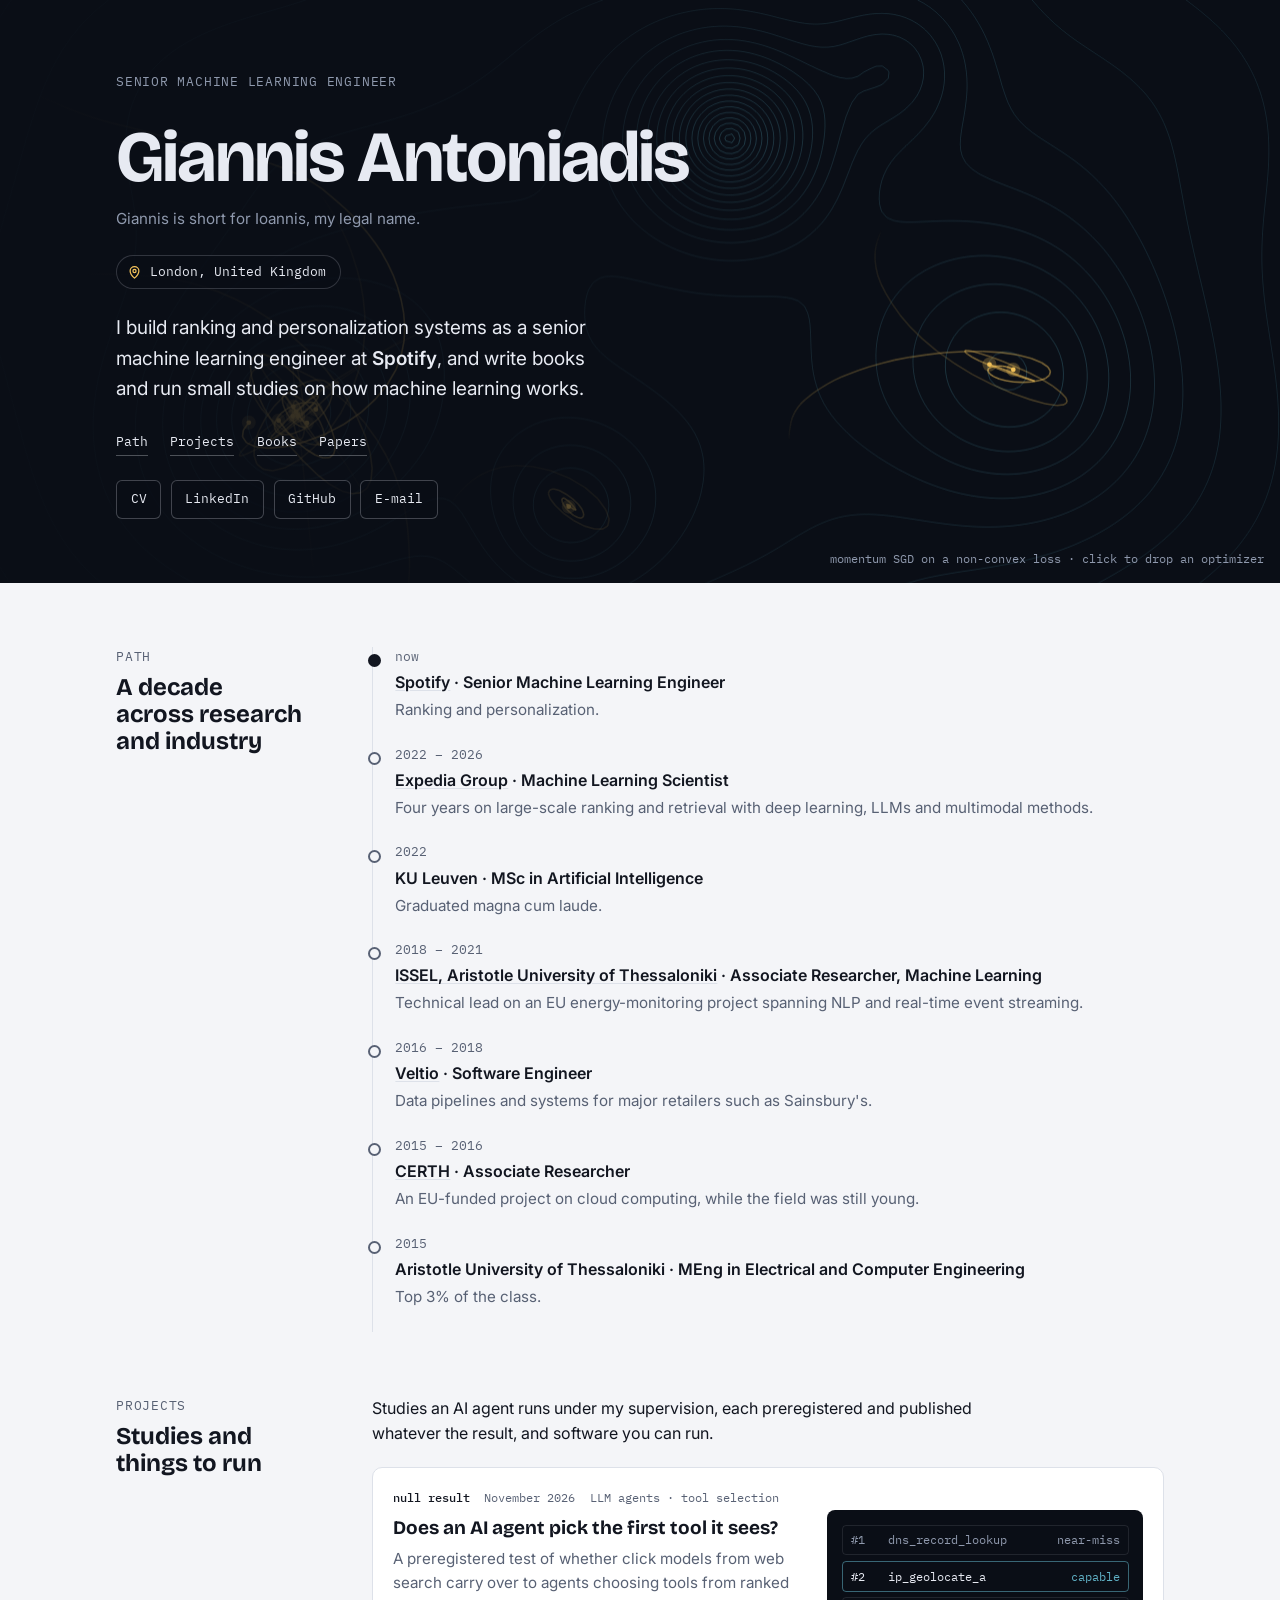
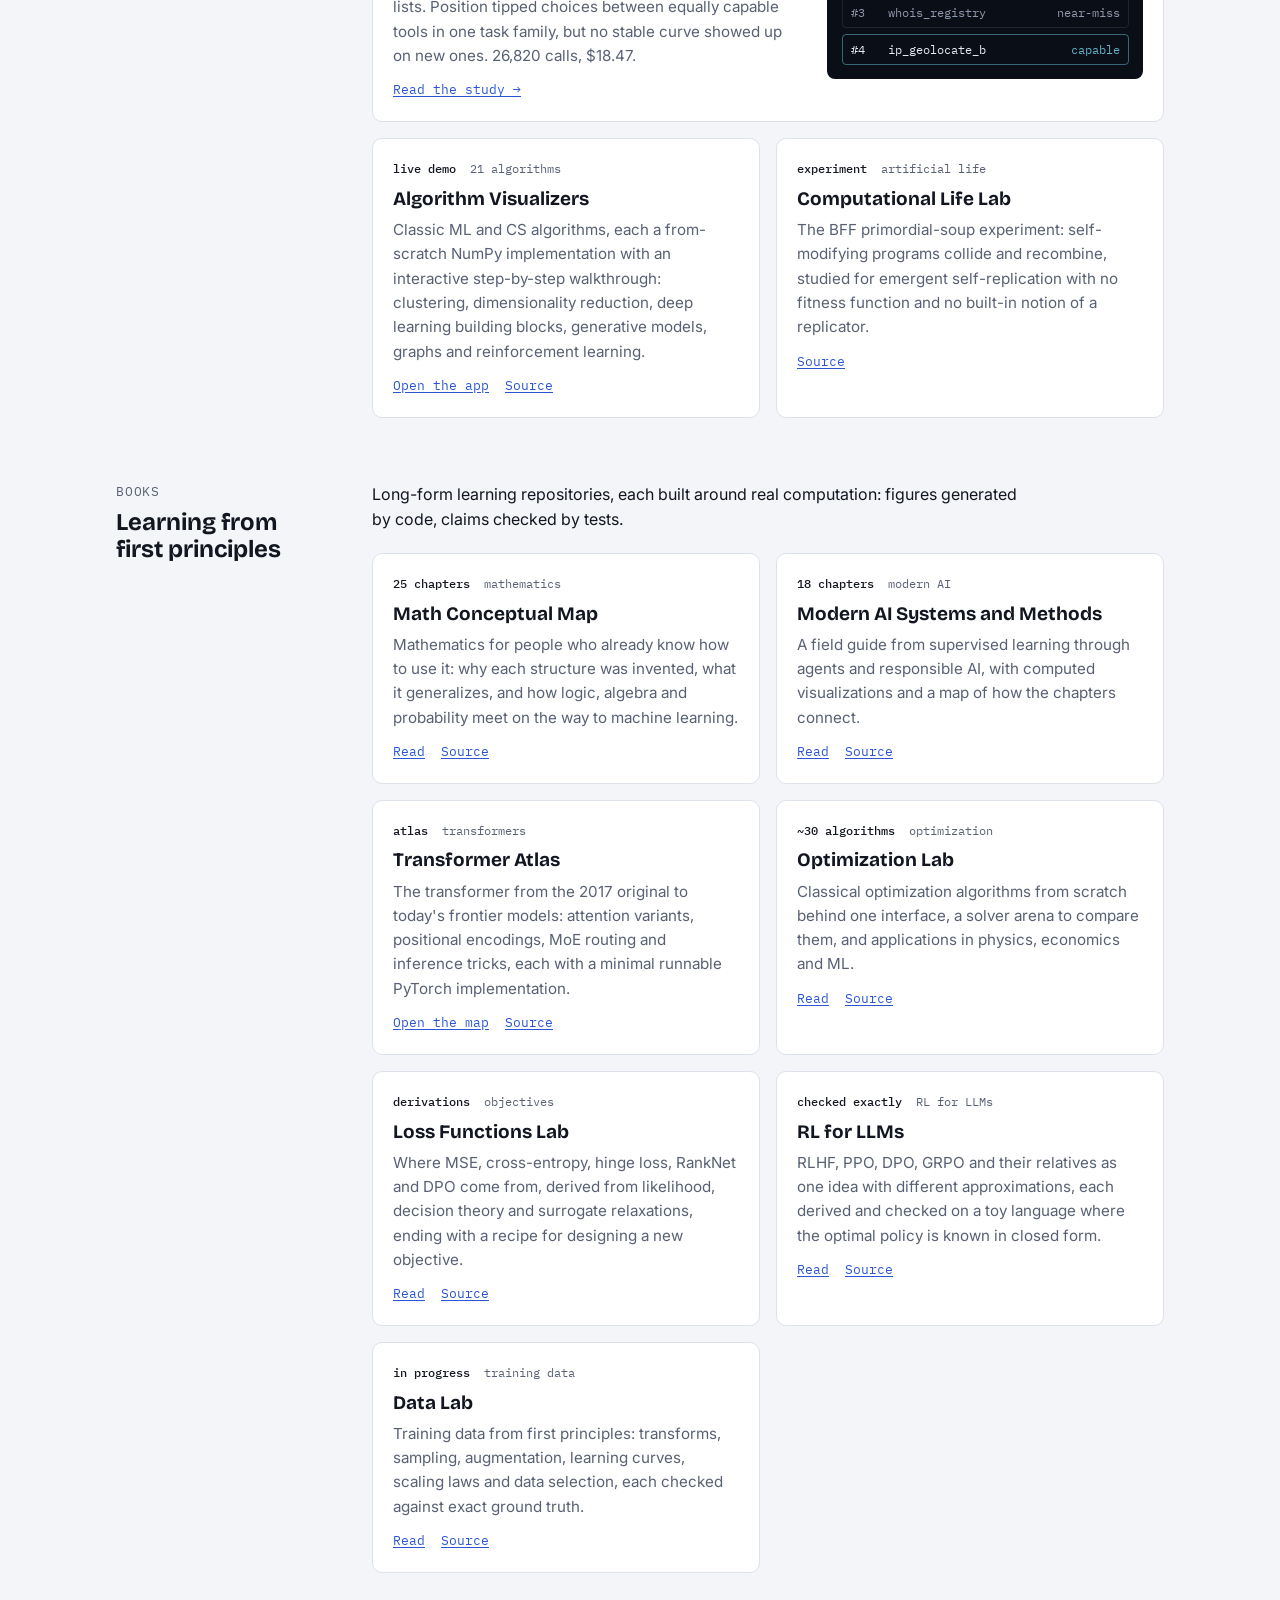
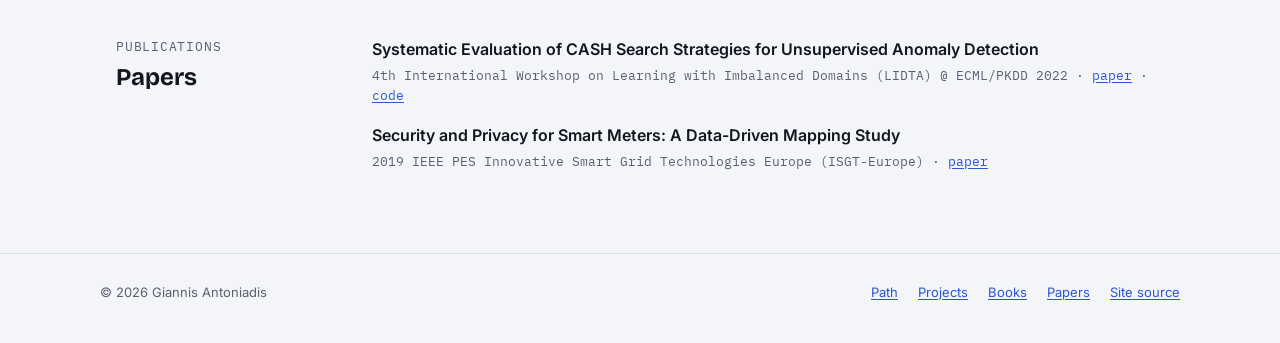
<file: index.html>
<!doctype html>
<html lang="en">
<head>
<meta charset="utf-8">
<meta name="viewport" content="width=device-width,initial-scale=1,viewport-fit=cover">
<title>Giannis Antoniadis</title>
<meta name="description" content="Giannis (Ioannis) Antoniadis, senior machine learning engineer in London, United Kingdom: research, learning books and projects.">
<meta property="og:type" content="website">
<meta property="og:url" content="https://ioannisantoniadis.github.io/">
<meta property="og:title" content="Giannis Antoniadis">
<meta property="og:description" content="Senior machine learning engineer at Spotify in London. Research studies, learning books and papers.">
<meta property="og:image" content="https://ioannisantoniadis.github.io/assets/og.png">
<meta property="og:image:width" content="1200">
<meta property="og:image:height" content="627">
<meta name="twitter:card" content="summary_large_image">
<script type="application/ld+json">{"@context":"https://schema.org","@type":"Person","name":"Giannis Antoniadis","alternateName":"Ioannis Antoniadis","jobTitle":"Senior Machine Learning Engineer","worksFor":{"@type":"Organization","name":"Spotify"},"address":{"@type":"PostalAddress","addressLocality":"London","addressCountry":"GB"},"url":"https://ioannisantoniadis.github.io/","sameAs":["https://www.linkedin.com/in/iantoniadis/","https://github.com/ioannisantoniadis"]}</script>
<link rel="preconnect" href="https://fonts.googleapis.com">
<link rel="preconnect" href="https://fonts.gstatic.com" crossorigin>
<link rel="stylesheet" href="https://fonts.googleapis.com/css2?family=Bricolage+Grotesque:opsz,wght@12..96,500;12..96,700&family=Inter:wght@400;500;600&family=IBM+Plex+Mono:wght@400;500&display=swap">
<link rel="stylesheet" href="assets/site.css">
<style>
/* Layout: a full-bleed night hero with the landscape behind the bio, then one 1080px column of sections, each a label rail on the left and content on the right. */
.hero { position: relative; background: var(--night); color: var(--night-ink); overflow: hidden; }
.hero canvas { position: absolute; inset: 0; width: 100%; height: 100%; display: block; cursor: crosshair; touch-action: manipulation; }
.hero .scrim { position: absolute; inset: 0; background: linear-gradient(90deg, rgba(10, 14, 22, 0.92) 0%, rgba(10, 14, 22, 0.72) 42%, rgba(10, 14, 22, 0) 78%); pointer-events: none; }
.hero .in { position: relative; max-width: 1080px; margin: 0 auto; padding-block: 4.5rem 4rem; display: grid; gap: 1.5rem; pointer-events: none; }
.hero .in a, .hero .in button { pointer-events: auto; }
.hero .kicker { font-family: var(--font-mono); font-size: var(--step--1); letter-spacing: 0.06em; text-transform: uppercase; color: var(--night-muted); }
.hero h1 { font-size: var(--step-4); font-weight: 700; letter-spacing: -0.025em; }
.hero .name { display: grid; gap: 0.6rem; }
.hero .aka { font-size: 0.95rem; color: var(--night-muted); max-width: 46ch; }
.hero .place { display: inline-flex; align-items: center; gap: 0.55rem; justify-self: start; font-family: var(--font-mono); font-size: var(--step--1); color: var(--night-ink); border: 1px solid rgba(231, 234, 242, 0.18); border-radius: 999px; padding: 0.35rem 0.85rem 0.35rem 0.6rem; background: rgba(10, 14, 22, 0.55); }
.hero .place svg { width: 15px; height: 15px; color: var(--night-glow); flex: none; }
.hero .role { font-size: var(--step-1); max-width: 40ch; color: var(--night-ink); }
.hero .role b { color: var(--night-ink); font-weight: 600; }
.hero .sections { display: flex; flex-wrap: wrap; gap: 0.35rem 1.4rem; padding-top: 0.25rem; }
.hero .sections a { font-family: var(--font-mono); font-size: var(--step--1); color: var(--night-ink); text-decoration: none; border-bottom: 1px solid rgba(231, 234, 242, 0.3); padding-bottom: 0.1rem; }
.hero .sections a:hover { color: var(--night-glow); border-bottom-color: var(--night-glow); }
.hero .sections a:focus-visible { outline-color: var(--night-glow); }
.hero .links { display: flex; flex-wrap: wrap; gap: 0.6rem; }
.btn { display: inline-flex; align-items: center; gap: 0.45rem; font-family: var(--font-mono); font-size: var(--step--1); color: var(--night-ink); text-decoration: none; border: 1px solid rgba(231, 234, 242, 0.25); border-radius: 6px; padding: 0.5rem 0.85rem; background: rgba(10, 14, 22, 0.55); }
.btn:hover { border-color: var(--night-glow); color: var(--night-glow); }
.btn:focus-visible { outline-color: var(--night-glow); }
.hero .hint { position: absolute; right: max(16px, env(safe-area-inset-right, 0px)); bottom: 0.9rem; font-family: var(--font-mono); font-size: 0.72rem; color: var(--night-muted); pointer-events: none; }

main { max-width: 1080px; margin: 0 auto; }
.sec { display: grid; grid-template-columns: 13rem minmax(0, 1fr); gap: 1rem 3rem; padding-block: 4rem 0; }
.sec > .rail { display: grid; gap: 0.4rem; align-content: start; }
.sec > .rail h2 { font-size: var(--step-2); }
.sec > .body { display: grid; gap: 1.25rem; min-width: 0; }
.prose { max-width: 66ch; display: grid; gap: 1rem; }


/* Timeline */
.tl { list-style: none; margin: 0; padding: 0; display: grid; gap: 0; border-left: 1px solid var(--rule); }
.tl li { position: relative; padding: 0 0 1.4rem 1.4rem; display: grid; gap: 0.15rem; }
.tl li::before { content: ""; position: absolute; left: -5px; top: 0.45rem; width: 9px; height: 9px; border-radius: 50%; background: var(--bg); border: 2px solid var(--muted); }
.tl li.now::before { background: var(--ink); border-color: var(--ink); }
.tl .when { font-family: var(--font-mono); font-size: var(--step--1); color: var(--muted); }
.tl .what { font-weight: 600; }
.tl .what a { color: inherit; text-decoration-color: var(--rule); }
.tl .detail { color: var(--muted); font-size: 0.95rem; }

/* Cards */
.cards { display: grid; grid-template-columns: repeat(2, minmax(0, 1fr)); gap: 1rem; }
.card { background: var(--surface); border: 1px solid var(--rule); border-radius: 10px; padding: 1.25rem; display: grid; gap: 0.55rem; align-content: start; min-width: 0; }
.card h3 { font-size: var(--step-1); }
.card h3 a { color: inherit; text-decoration: none; }
.card h3 a:hover { color: var(--accent); }
.card p { color: var(--muted); font-size: 0.95rem; }
.card .meta { display: flex; flex-wrap: wrap; gap: 0.35rem 0.9rem; font-family: var(--font-mono); font-size: 0.78rem; color: var(--muted); }
.card .meta .tag { color: var(--ink); font-weight: 500; }
.card .go { display: flex; flex-wrap: wrap; gap: 0.4rem 1rem; font-family: var(--font-mono); font-size: var(--step--1); padding-top: 0.2rem; }
.feature { grid-column: 1 / -1; display: grid; grid-template-columns: minmax(0, 1.3fr) minmax(0, 1fr); gap: 1.5rem; align-items: center; }
.feature .mini { background: var(--night); border-radius: 8px; padding: 0.9rem; display: grid; gap: 0.35rem; font-family: var(--font-mono); font-size: 0.75rem; color: var(--night-muted); }
.feature .mini div { display: grid; grid-template-columns: 1.8rem minmax(0, 1fr) auto; gap: 0.5rem; padding: 0.3rem 0.5rem; border-radius: 4px; border: 1px solid rgba(231, 234, 242, 0.1); }
.feature .mini .ok { color: var(--night-ink); border-color: rgba(95, 176, 196, 0.55); }
.feature .mini .ok span:last-child { color: var(--night-line); }

.pubs { list-style: none; margin: 0; padding: 0; display: grid; gap: 1rem; }
.pubs li { display: grid; gap: 0.2rem; }
.pubs .venue { font-family: var(--font-mono); font-size: var(--step--1); color: var(--muted); }
.pubs .ptitle { font-weight: 600; }


@media (max-width: 860px) {
  .sec { grid-template-columns: minmax(0, 1fr); padding-block: 3rem 0; }
  .feature { grid-template-columns: minmax(0, 1fr); }
  .hero .scrim { background: linear-gradient(180deg, rgba(10, 14, 22, 0.55) 0%, rgba(10, 14, 22, 0.88) 55%, rgba(10, 14, 22, 0.94) 100%); }
}
@media (max-width: 620px) {
  .cards { grid-template-columns: minmax(0, 1fr); }
  .hero .in { padding-block: 3rem 3.25rem; }
}
</style>
</head>
<body>

<header class="hero">
  <canvas id="landscape" aria-label="Animated contour map of a loss landscape, with optimizers rolling into its minima"></canvas>
  <div class="scrim"></div>
  <div class="in gutter">
    <span class="kicker">Senior Machine Learning Engineer</span>
    <div class="name">
      <h1>Giannis Antoniadis</h1>
      <p class="aka">Giannis is short for Ioannis, my legal name.</p>
    </div>
    <span class="place"><svg viewBox="0 0 24 24" fill="none" stroke="currentColor" stroke-width="2" stroke-linecap="round" stroke-linejoin="round" aria-hidden="true"><path d="M12 21s-7-6.1-7-11.5a7 7 0 0 1 14 0C19 14.9 12 21 12 21z"/><circle cx="12" cy="9.5" r="2.5"/></svg>London, United Kingdom</span>
    <p class="role">I build ranking and personalization systems as a senior machine learning engineer at <b>Spotify</b>, and write books and run small studies on how machine learning works.</p>
    <nav class="sections" aria-label="On this page"><a href="#path">Path</a><a href="#projects">Projects</a><a href="#books">Books</a><a href="#papers">Papers</a></nav>
    <div class="links">
      <a class="btn" href="https://www.dropbox.com/scl/fi/8ivr3wr4eyzgz1rlop83s/iantoniadis_2026.pdf?rlkey=fkofbkvo55g7plw0ni17fajwk&amp;dl=0">CV</a>
      <a class="btn" href="https://www.linkedin.com/in/iantoniadis/">LinkedIn</a>
      <a class="btn" href="https://github.com/ioannisantoniadis">GitHub</a>
      <a class="btn" href="mailto:ioannis.antoniadis.uk@gmail.com">E-mail</a>
    </div>
  </div>
  <span class="hint">momentum SGD on a non-convex loss · click to drop an optimizer</span>
</header>

<main class="gutter">

  <section class="sec" id="path">
    <div class="rail"><span class="label">Path</span><h2>A decade across research and industry</h2></div>
    <div class="body">
      <ol class="tl">
        <li class="now"><span class="when">now</span><span class="what"><a href="https://www.spotify.com/">Spotify</a> · Senior Machine Learning Engineer</span><span class="detail">Ranking and personalization.</span></li>
        <li><span class="when">2022 – 2026</span><span class="what"><a href="https://www.expediagroup.com/home/default.aspx">Expedia Group</a> · Machine Learning Scientist</span><span class="detail">Four years on large-scale ranking and retrieval with deep learning, LLMs and multimodal methods.</span></li>
        <li><span class="when">2022</span><span class="what">KU Leuven · MSc in Artificial Intelligence</span><span class="detail">Graduated magna cum laude.</span></li>
        <li><span class="when">2018 – 2021</span><span class="what"><a href="https://issel.ee.auth.gr/en/13-2/">ISSEL, Aristotle University of Thessaloniki</a> · Associate Researcher, Machine Learning</span><span class="detail">Technical lead on an EU energy-monitoring project spanning NLP and real-time event streaming.</span></li>
        <li><span class="when">2016 – 2018</span><span class="what"><a href="https://veltio.com/">Veltio</a> · Software Engineer</span><span class="detail">Data pipelines and systems for major retailers such as Sainsbury's.</span></li>
        <li><span class="when">2015 – 2016</span><span class="what"><a href="https://www.iti.gr/iti/en/home/">CERTH</a> · Associate Researcher</span><span class="detail">An EU-funded project on cloud computing, while the field was still young.</span></li>
        <li><span class="when">2015</span><span class="what">Aristotle University of Thessaloniki · MEng in Electrical and Computer Engineering</span><span class="detail">Top 3% of the class.</span></li>
      </ol>
    </div>
  </section>

  <section class="sec" id="projects">
    <div class="rail"><span class="label">Projects</span><h2>Studies and things to run</h2></div>
    <div class="body">
      <p class="prose">Studies an AI agent runs under my supervision, each preregistered and published whatever the result, and software you can run.</p>
      <div class="cards">
        <article class="card feature">
          <div class="stack" style="display:grid;gap:0.55rem">
            <div class="meta"><span class="tag">null result</span><span>November 2026</span><span>LLM agents · tool selection</span></div>
            <h3><a href="click-models/">Does an AI agent pick the first tool it sees?</a></h3>
            <p>A preregistered test of whether click models from web search carry over to agents choosing tools from ranked lists. Position tipped choices between equally capable tools in one task family, but no stable curve showed up on new ones. 26,820 calls, $18.47.</p>
            <div class="go"><a href="click-models/">Read the study →</a></div>
          </div>
          <div class="mini" aria-hidden="true">
            <div><span>#1</span><span>dns_record_lookup</span><span>near-miss</span></div>
            <div class="ok"><span>#2</span><span>ip_geolocate_a</span><span>capable</span></div>
            <div><span>#3</span><span>whois_registry</span><span>near-miss</span></div>
            <div class="ok"><span>#4</span><span>ip_geolocate_b</span><span>capable</span></div>
          </div>
        </article>
        <article class="card"><div class="meta"><span class="tag">live demo</span><span>21 algorithms</span></div><h3><a href="https://algorithm-visualizers.streamlit.app/">Algorithm Visualizers</a></h3><p>Classic ML and CS algorithms, each a from-scratch NumPy implementation with an interactive step-by-step walkthrough: clustering, dimensionality reduction, deep learning building blocks, generative models, graphs and reinforcement learning.</p><div class="go"><a href="https://algorithm-visualizers.streamlit.app/">Open the app</a><a href="https://github.com/ioannisantoniadis/algorithm-visualizers">Source</a></div></article>
        <article class="card"><div class="meta"><span class="tag">experiment</span><span>artificial life</span></div><h3><a href="https://github.com/ioannisantoniadis/computational-life-lab">Computational Life Lab</a></h3><p>The BFF primordial-soup experiment: self-modifying programs collide and recombine, studied for emergent self-replication with no fitness function and no built-in notion of a replicator.</p><div class="go"><a href="https://github.com/ioannisantoniadis/computational-life-lab">Source</a></div></article>
      </div>
    </div>
  </section>

  <section class="sec" id="books">
    <div class="rail"><span class="label">Books</span><h2>Learning from first principles</h2></div>
    <div class="body">
      <p class="prose">Long-form learning repositories, each built around real computation: figures generated by code, claims checked by tests.</p>
      <div class="cards">
        <article class="card"><div class="meta"><span class="tag">25 chapters</span><span>mathematics</span></div><h3><a href="https://ioannisantoniadis.github.io/math-conceptual-map/">Math Conceptual Map</a></h3><p>Mathematics for people who already know how to use it: why each structure was invented, what it generalizes, and how logic, algebra and probability meet on the way to machine learning.</p><div class="go"><a href="https://ioannisantoniadis.github.io/math-conceptual-map/">Read</a><a href="https://github.com/ioannisantoniadis/math-conceptual-map">Source</a></div></article>
        <article class="card"><div class="meta"><span class="tag">18 chapters</span><span>modern AI</span></div><h3><a href="https://ioannisantoniadis.github.io/modern-ai-systems-and-methods/">Modern AI Systems and Methods</a></h3><p>A field guide from supervised learning through agents and responsible AI, with computed visualizations and a map of how the chapters connect.</p><div class="go"><a href="https://ioannisantoniadis.github.io/modern-ai-systems-and-methods/">Read</a><a href="https://github.com/ioannisantoniadis/modern-ai-systems-and-methods">Source</a></div></article>
        <article class="card"><div class="meta"><span class="tag">atlas</span><span>transformers</span></div><h3><a href="https://ioannisantoniadis.github.io/transformer-atlas/visual-map.html">Transformer Atlas</a></h3><p>The transformer from the 2017 original to today's frontier models: attention variants, positional encodings, MoE routing and inference tricks, each with a minimal runnable PyTorch implementation.</p><div class="go"><a href="https://ioannisantoniadis.github.io/transformer-atlas/visual-map.html">Open the map</a><a href="https://github.com/ioannisantoniadis/transformer-atlas">Source</a></div></article>
        <article class="card"><div class="meta"><span class="tag">~30 algorithms</span><span>optimization</span></div><h3><a href="https://ioannisantoniadis.github.io/optimization-lab/">Optimization Lab</a></h3><p>Classical optimization algorithms from scratch behind one interface, a solver arena to compare them, and applications in physics, economics and ML.</p><div class="go"><a href="https://ioannisantoniadis.github.io/optimization-lab/">Read</a><a href="https://github.com/ioannisantoniadis/optimization-lab">Source</a></div></article>
        <article class="card"><div class="meta"><span class="tag">derivations</span><span>objectives</span></div><h3><a href="https://ioannisantoniadis.github.io/loss-functions-lab/">Loss Functions Lab</a></h3><p>Where MSE, cross-entropy, hinge loss, RankNet and DPO come from, derived from likelihood, decision theory and surrogate relaxations, ending with a recipe for designing a new objective.</p><div class="go"><a href="https://ioannisantoniadis.github.io/loss-functions-lab/">Read</a><a href="https://github.com/ioannisantoniadis/loss-functions-lab">Source</a></div></article>
        <article class="card"><div class="meta"><span class="tag">checked exactly</span><span>RL for LLMs</span></div><h3><a href="https://ioannisantoniadis.github.io/rl-for-llms/">RL for LLMs</a></h3><p>RLHF, PPO, DPO, GRPO and their relatives as one idea with different approximations, each derived and checked on a toy language where the optimal policy is known in closed form.</p><div class="go"><a href="https://ioannisantoniadis.github.io/rl-for-llms/">Read</a><a href="https://github.com/ioannisantoniadis/rl-for-llms">Source</a></div></article>
        <article class="card"><div class="meta"><span class="tag">in progress</span><span>training data</span></div><h3><a href="https://ioannisantoniadis.github.io/data-lab/">Data Lab</a></h3><p>Training data from first principles: transforms, sampling, augmentation, learning curves, scaling laws and data selection, each checked against exact ground truth.</p><div class="go"><a href="https://ioannisantoniadis.github.io/data-lab/">Read</a><a href="https://github.com/ioannisantoniadis/data-lab">Source</a></div></article>
      </div>
    </div>
  </section>

  <section class="sec" id="papers">
    <div class="rail"><span class="label">Publications</span><h2>Papers</h2></div>
    <div class="body">
      <ul class="pubs">
        <li><span class="ptitle">Systematic Evaluation of CASH Search Strategies for Unsupervised Anomaly Detection</span><span class="venue">4th International Workshop on Learning with Imbalanced Domains (LIDTA) @ ECML/PKDD 2022 · <a href="https://proceedings.mlr.press/v183/antoniadis22a">paper</a> · <a href="https://github.com/ioannisantoniadis/cash-for-unsupervised-ad">code</a></span></li>
        <li><span class="ptitle">Security and Privacy for Smart Meters: A Data-Driven Mapping Study</span><span class="venue">2019 IEEE PES Innovative Smart Grid Technologies Europe (ISGT-Europe) · <a href="https://ieeexplore.ieee.org/document/8905611">paper</a></span></li>
      </ul>
    </div>
  </section>

</main>

<footer class="site-foot gutter">
  <div class="in"><span>© 2026 Giannis Antoniadis</span><nav><a href="#path">Path</a><a href="#projects">Projects</a><a href="#books">Books</a><a href="#papers">Papers</a><a href="https://github.com/ioannisantoniadis/ioannisantoniadis.github.io">Site source</a></nav></div>
</footer>

<script src="assets/landscape.js"></script>
</body>
</html>
</file>
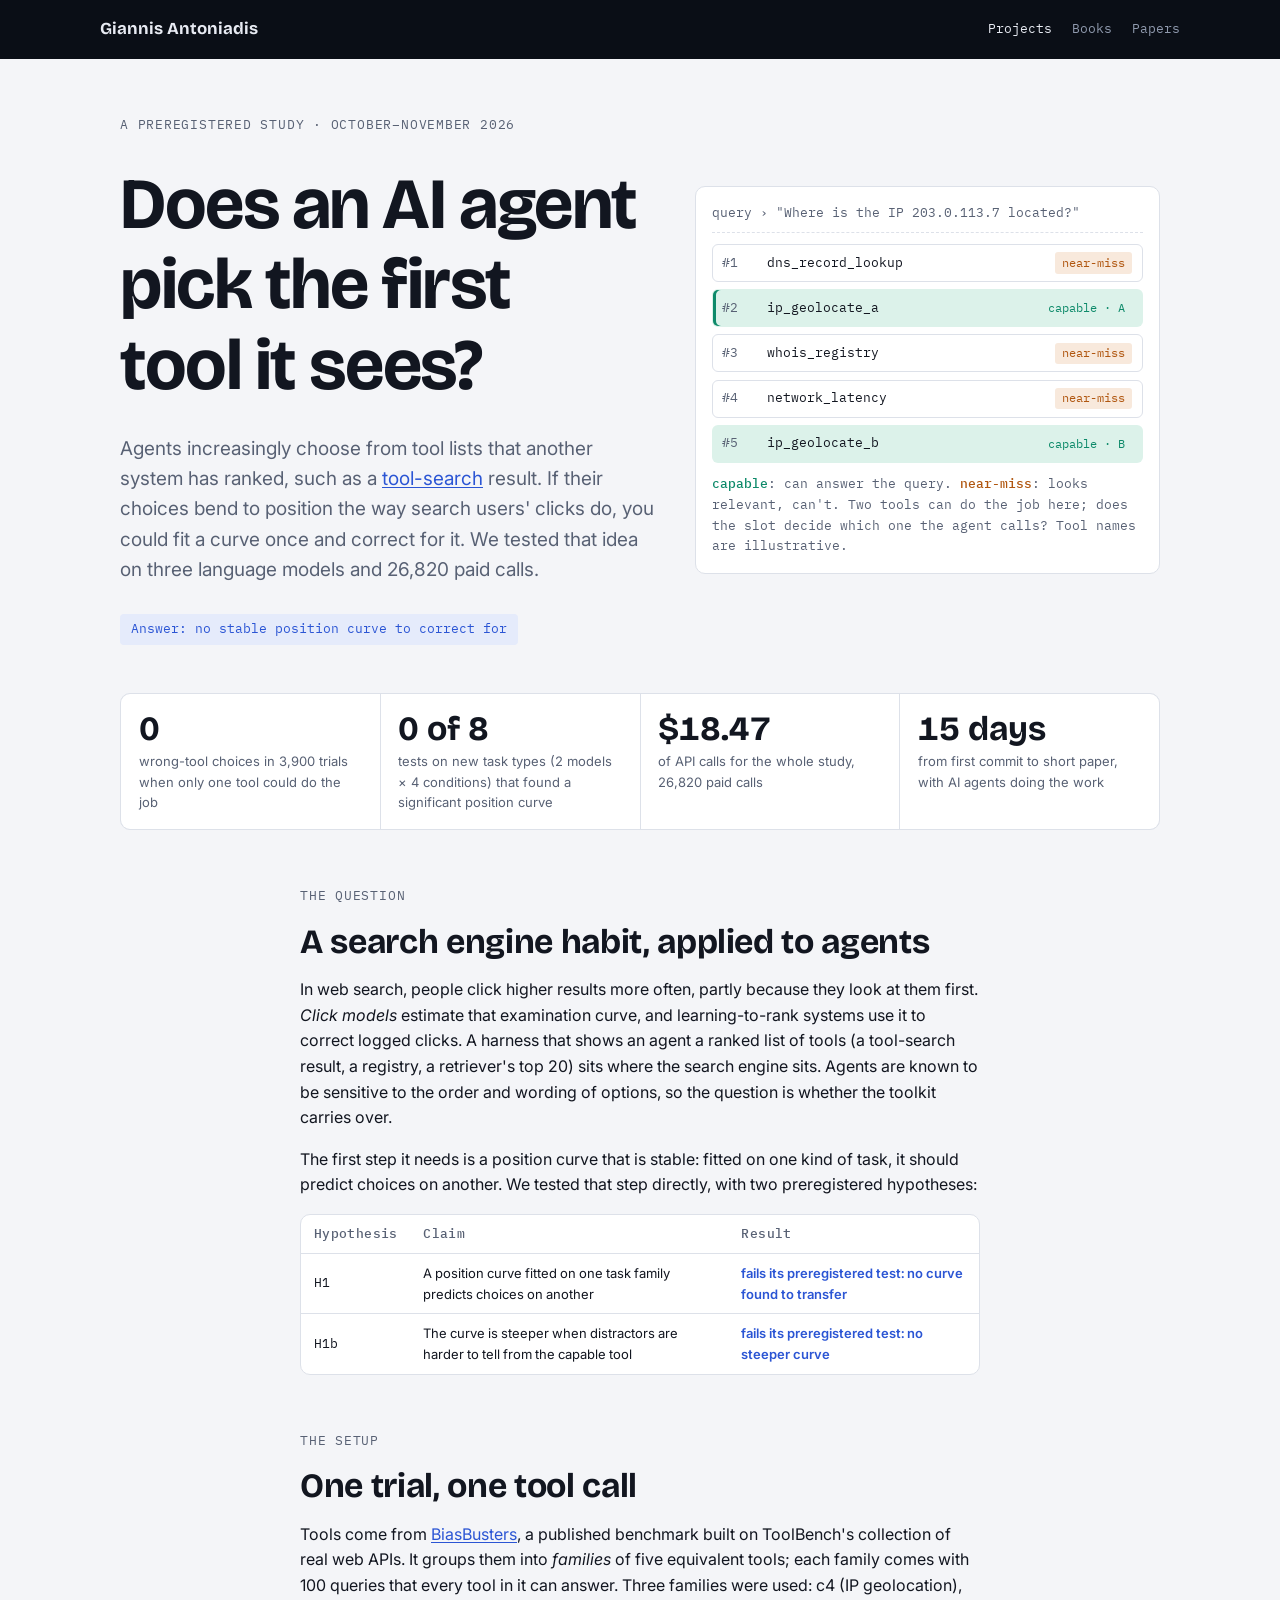
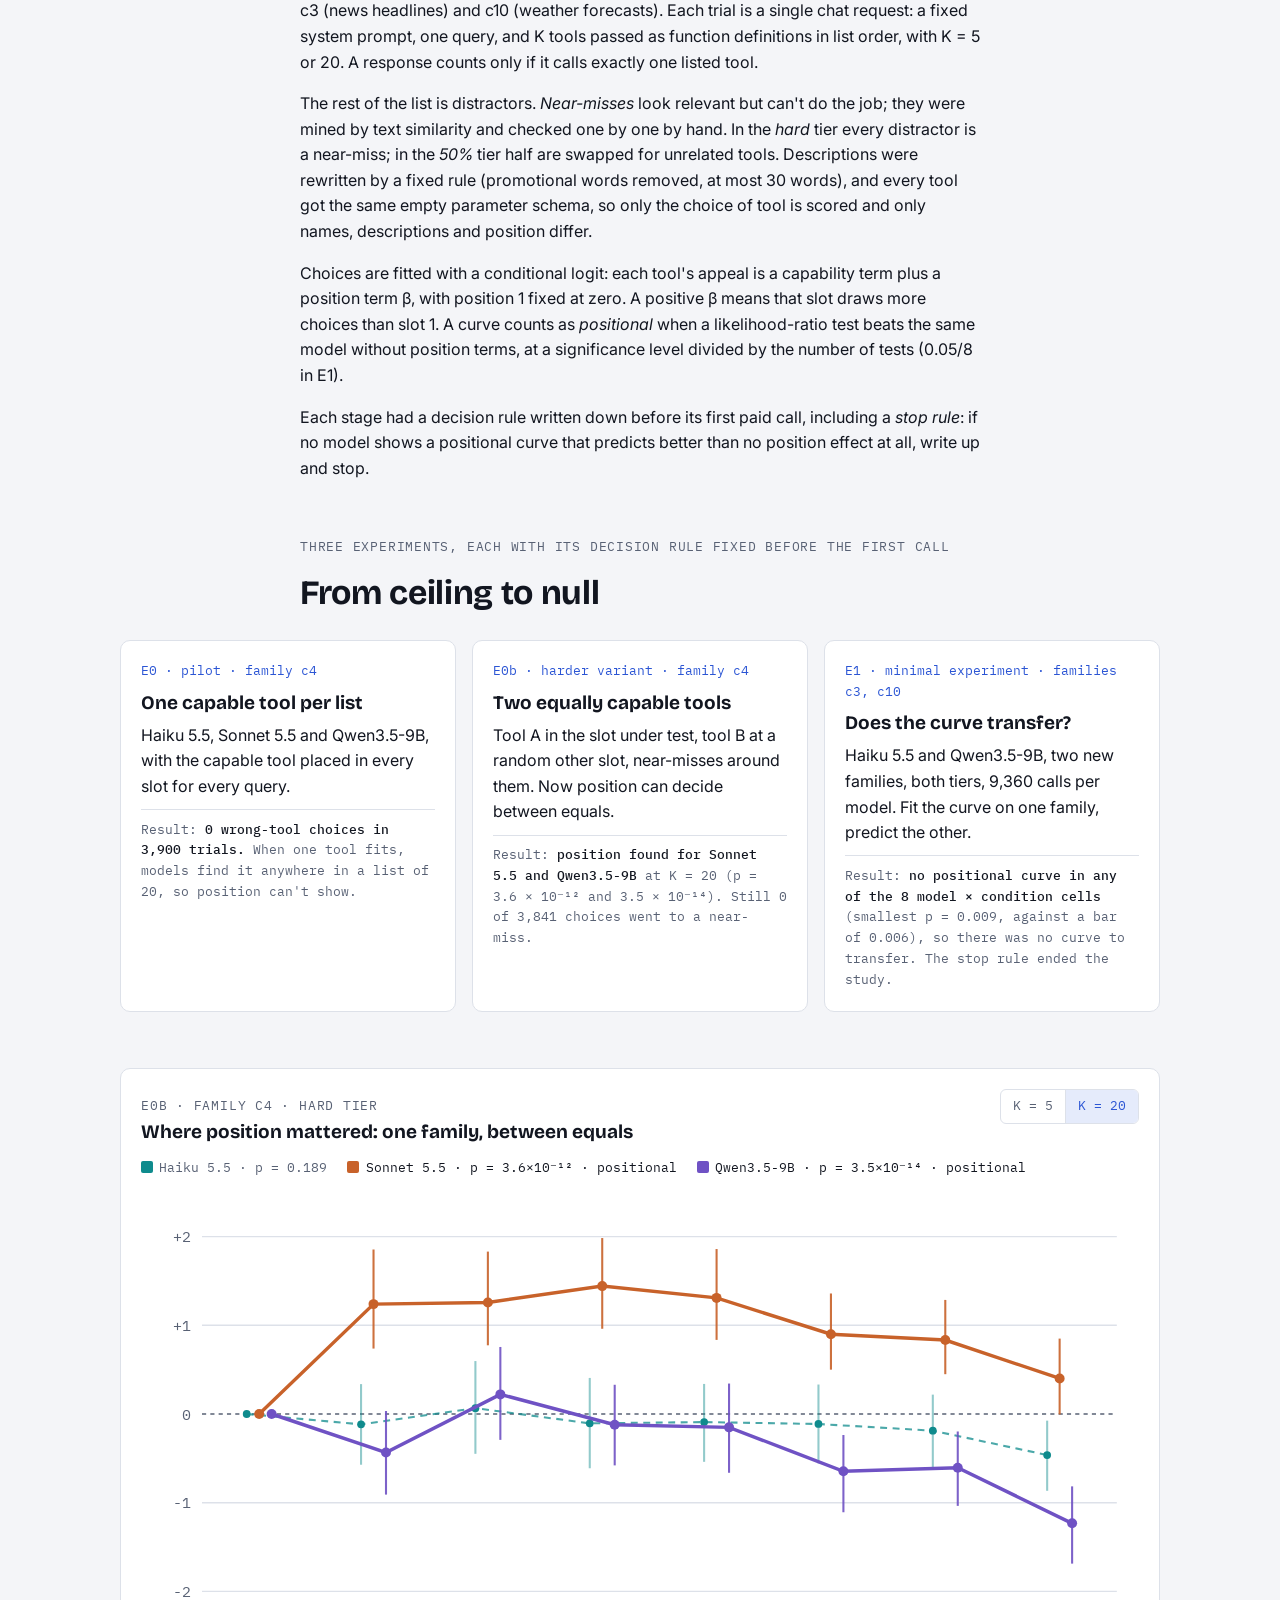
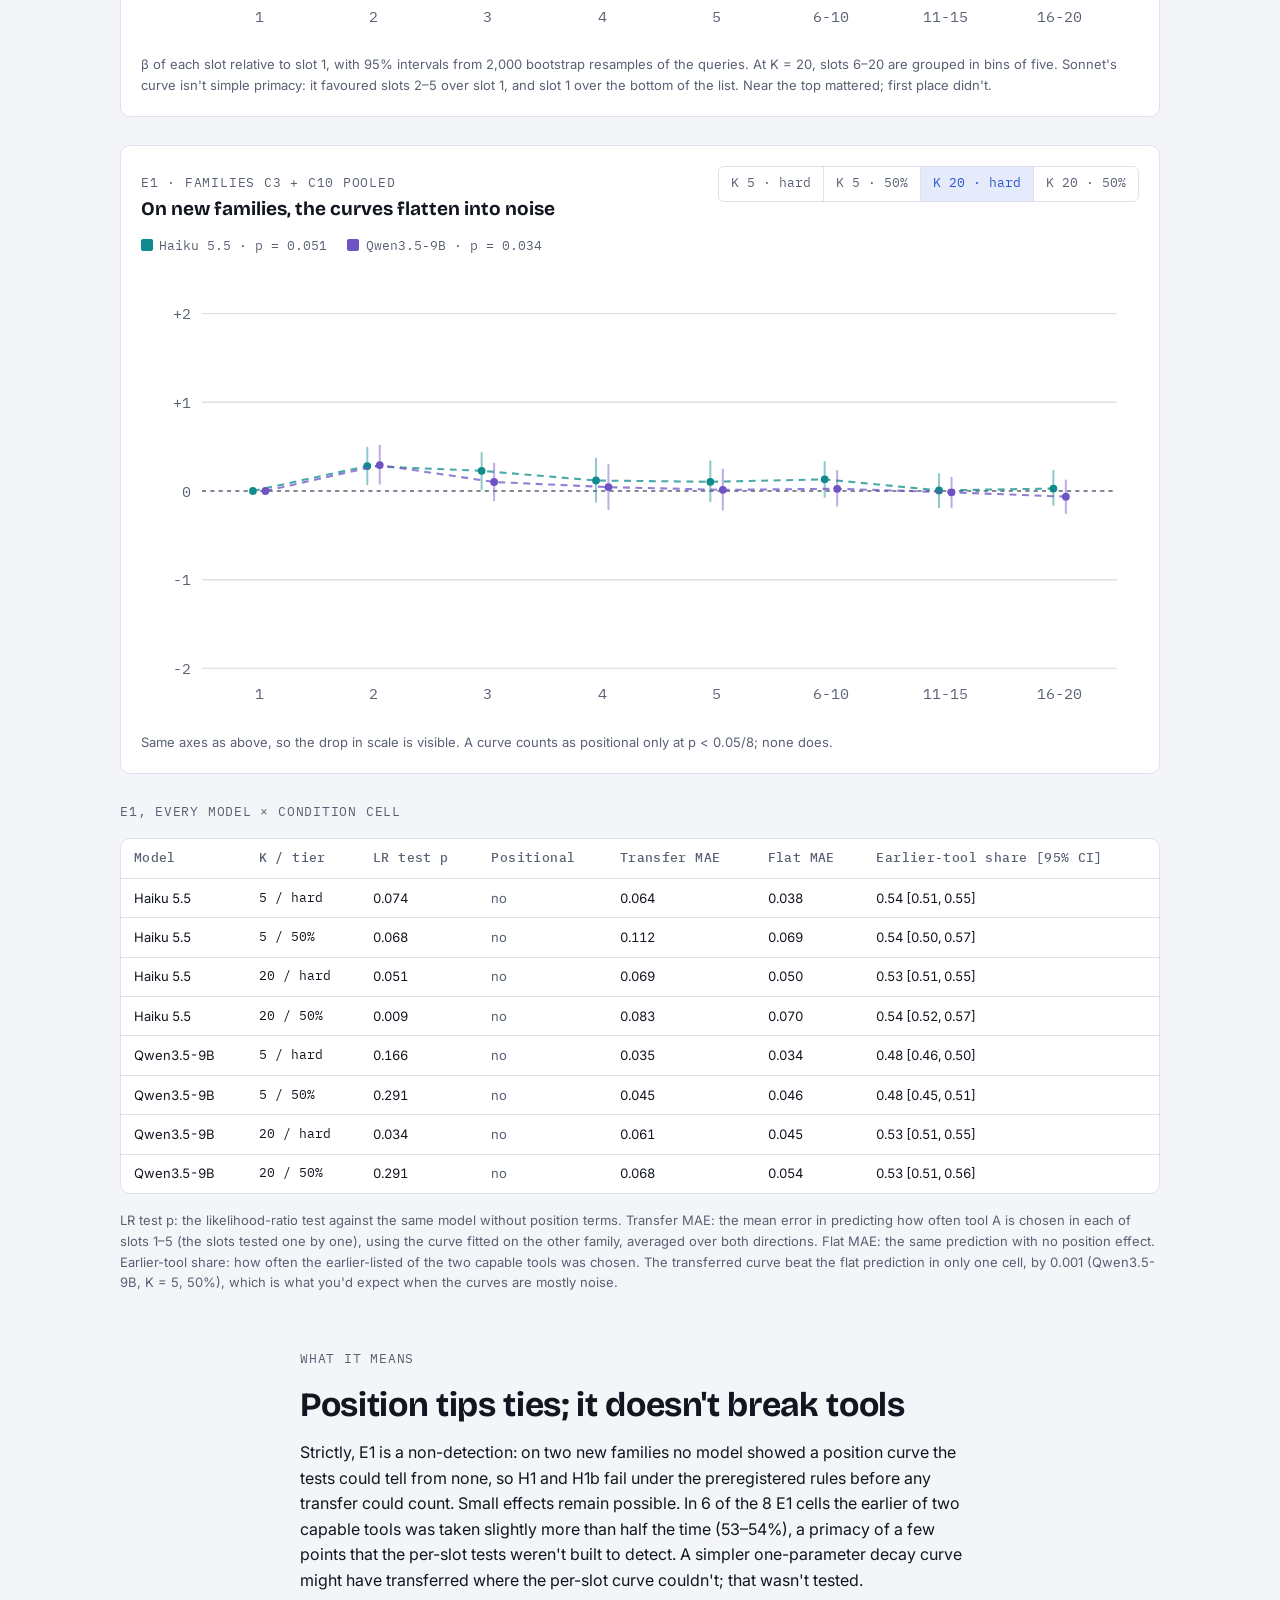
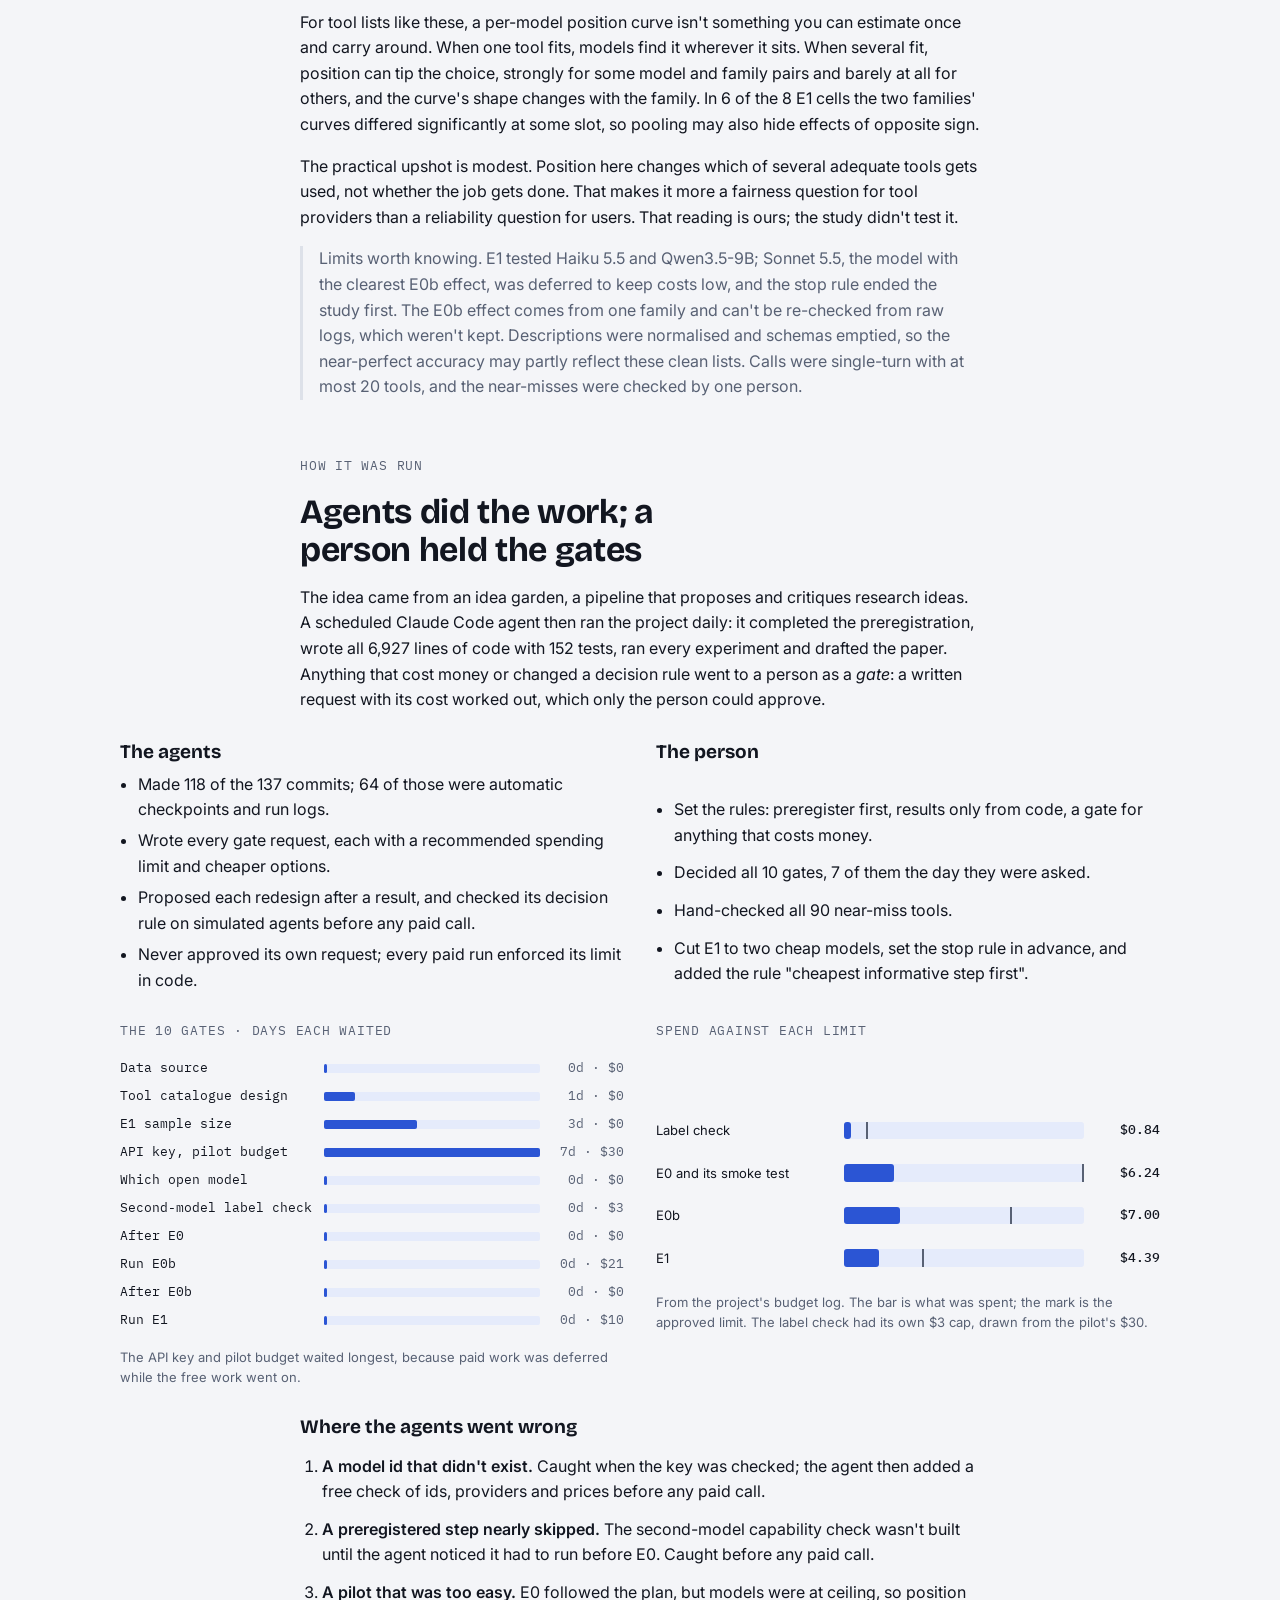
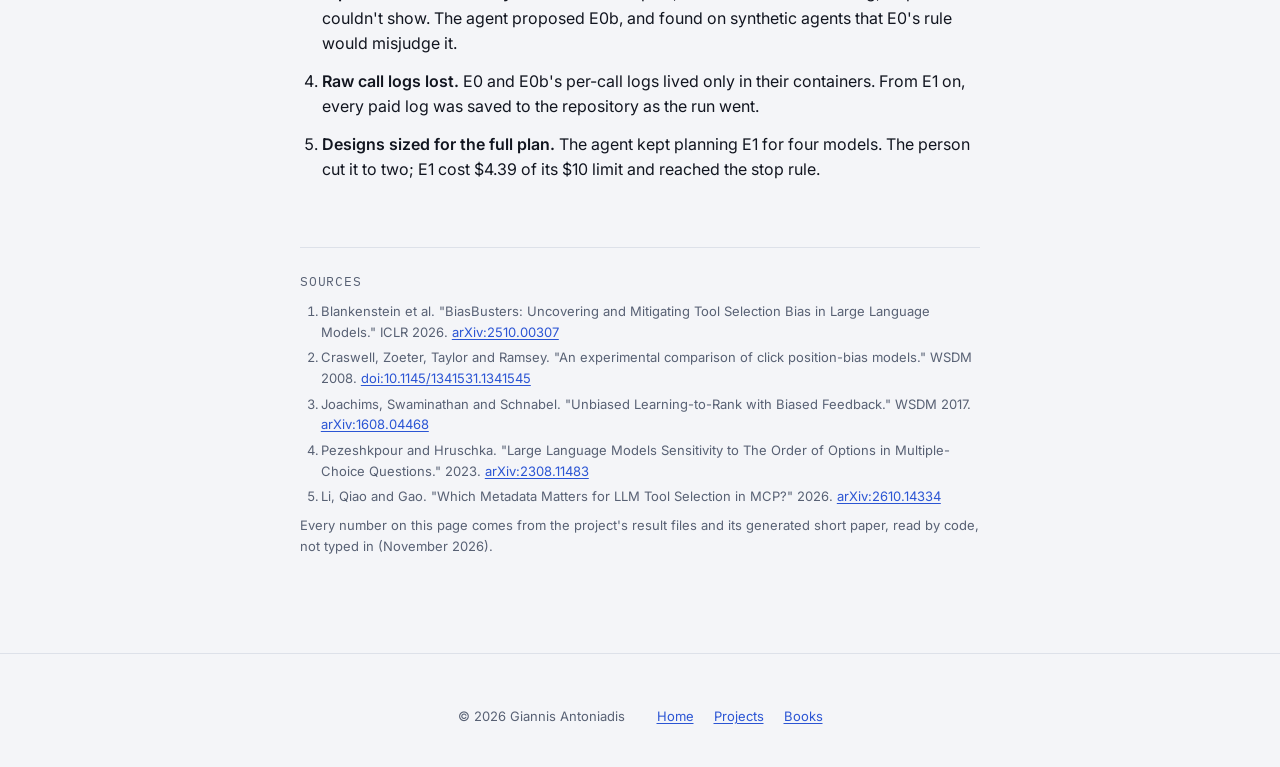
<file: click-models/index.html>
<!doctype html>
<html lang="en">
<head>
<meta charset="utf-8">
<meta name="viewport" content="width=device-width,initial-scale=1,viewport-fit=cover">
<title>Position Bias Among Equals · Giannis Antoniadis</title>
<meta name="description" content="A preregistered study of whether AI agents' tool choices follow a stable position curve, run by AI agents under human supervision.">
<link rel="preconnect" href="https://fonts.googleapis.com">
<link rel="preconnect" href="https://fonts.gstatic.com" crossorigin>
<link rel="stylesheet" href="https://fonts.googleapis.com/css2?family=Bricolage+Grotesque:opsz,wght@12..96,500;12..96,700&family=Inter:wght@400;500;600&family=IBM+Plex+Mono:wght@400;500&display=swap">
<link rel="stylesheet" href="../assets/site.css">
<style>
/* Layout: one reading column (about 68ch) with wide breakout bands for the ranked-list motif, the charts and the gate log. */
/* Page tokens on top of ../assets/site.css: the list roles and one color per model. */
:root { --capable: #0e8a6a; --capable-soft: #dcf2ea; --miss: #b0560f; --miss-soft: #f8e9dc; --m-haiku: #0f8b8d; --m-sonnet: #c8622a; --m-qwen: #6f52c4; }
@media (prefers-color-scheme: dark) { :root:not([data-theme="light"]) { --capable: #4cc9a2; --capable-soft: #123329; --miss: #f0a05f; --miss-soft: #3a2615; --m-haiku: #3cc3c5; --m-sonnet: #f08d55; --m-qwen: #a68cff; } }
:root[data-theme="dark"] { --capable: #4cc9a2; --capable-soft: #123329; --miss: #f0a05f; --miss-soft: #3a2615; --m-haiku: #3cc3c5; --m-sonnet: #f08d55; --m-qwen: #a68cff; }

.wrap { max-width: 68ch; margin: 0 auto; }
.page { padding-bottom: 1rem; }
.wide { max-width: 1040px; margin: 0 auto; }
h1, h2, h3 { font-family: var(--font-display); text-wrap: balance; line-height: 1.12; margin: 0; }
h1 { font-size: var(--step-4); font-weight: 700; letter-spacing: -0.02em; }
h2 { font-size: var(--step-3); font-weight: 700; letter-spacing: -0.01em; }
h3 { font-size: var(--step-1); font-weight: 700; }
p { margin: 0; }
a { color: var(--accent); text-underline-offset: 2px; }
a:focus-visible, button:focus-visible { outline: 2px solid var(--accent); outline-offset: 2px; }
.label { font-family: var(--font-mono); font-size: var(--step--1); letter-spacing: 0.06em; text-transform: uppercase; color: var(--muted); }
.mono { font-family: var(--font-mono); }
.num { font-variant-numeric: tabular-nums; }
section { padding-block: 3.5rem 0; }
.stack { display: grid; gap: 1rem; }
.stack-lg { display: grid; gap: 1.75rem; }

/* Hero */
.hero { padding-block: 3.5rem 0; display: grid; gap: 2.5rem; grid-template-columns: minmax(0, 1.15fr) minmax(0, 1fr); align-items: center; }
.hero .lede { font-size: var(--step-1); color: var(--muted); max-width: 46ch; }
.verdict { display: inline-flex; gap: 0.5rem; align-items: baseline; font-family: var(--font-mono); font-size: var(--step--1); background: var(--accent-soft); color: var(--accent); padding: 0.35rem 0.7rem; border-radius: 4px; }
.toollist { background: var(--surface); border: 1px solid var(--rule); border-radius: 10px; padding: 1rem; display: grid; gap: 0.45rem; font-family: var(--font-mono); font-size: var(--step--1); min-width: 0; }
.toollist .q { color: var(--muted); padding-bottom: 0.5rem; border-bottom: 1px dashed var(--rule); margin-bottom: 0.25rem; }
.tool { display: grid; grid-template-columns: 2.2rem minmax(0, 1fr) auto; gap: 0.6rem; align-items: center; padding: 0.45rem 0.6rem; border-radius: 6px; border: 1px solid var(--rule); }
.tool .pos { color: var(--muted); }
.tool .name { overflow: hidden; text-overflow: ellipsis; white-space: nowrap; }
.tool .tag { font-size: 0.72rem; padding: 0.1rem 0.45rem; border-radius: 3px; }
.tool.capable { background: var(--capable-soft); border-color: transparent; }
.tool.capable .tag { color: var(--capable); }
.tool.miss .tag { color: var(--miss); background: var(--miss-soft); }
.tool.unrel .tag { color: var(--muted); }
.tool.picked { box-shadow: inset 3px 0 0 var(--capable); }
.toollist .foot { color: var(--muted); padding-top: 0.25rem; }

/* Key figures */
.figs { display: grid; grid-template-columns: repeat(4, minmax(0, 1fr)); gap: 1px; background: var(--rule); border: 1px solid var(--rule); border-radius: 10px; overflow: hidden; margin-top: 3rem; }
.fig { background: var(--surface); padding: 1.1rem 1.1rem 1rem; display: grid; gap: 0.3rem; align-content: start; }
.fig b { font-family: var(--font-display); font-size: var(--step-3); font-weight: 700; line-height: 1; font-variant-numeric: tabular-nums; }
.fig span { color: var(--muted); font-size: var(--step--1); }

/* Steps */
.steps { display: grid; gap: 1rem; grid-template-columns: repeat(3, minmax(0, 1fr)); }
.step { background: var(--surface); border: 1px solid var(--rule); border-radius: 10px; padding: 1.25rem; display: grid; gap: 0.6rem; align-content: start; min-width: 0; }
.step .id { font-family: var(--font-mono); font-size: var(--step--1); color: var(--accent); }
.step .out { font-family: var(--font-mono); font-size: var(--step--1); border-top: 1px solid var(--rule); padding-top: 0.6rem; color: var(--muted); }
.step .out b { color: var(--ink); font-weight: 500; }

/* Charts */
.chart-card { background: var(--surface); border: 1px solid var(--rule); border-radius: 10px; padding: 1.25rem; display: grid; gap: 1rem; min-width: 0; }
.chart-head { display: flex; flex-wrap: wrap; gap: 0.75rem 1.5rem; align-items: baseline; justify-content: space-between; }
.seg { display: inline-flex; flex-wrap: wrap; border: 1px solid var(--rule); border-radius: 6px; overflow: hidden; }
.seg button { font: inherit; font-family: var(--font-mono); font-size: var(--step--1); background: transparent; color: var(--muted); border: 0; padding: 0.4rem 0.75rem; cursor: pointer; }
.seg button + button { border-left: 1px solid var(--rule); }
.seg button[aria-pressed="true"] { background: var(--accent-soft); color: var(--accent); }
.chart-box { overflow-x: auto; }
.chart-box svg { display: block; width: 100%; min-width: 520px; height: auto; }
.legend { display: flex; flex-wrap: wrap; gap: 0.5rem 1.25rem; font-family: var(--font-mono); font-size: var(--step--1); color: var(--muted); }
.legend i { display: inline-block; width: 0.75rem; height: 0.75rem; border-radius: 2px; margin-right: 0.4rem; vertical-align: -1px; }
.legend .sig { color: var(--ink); }
.caption { font-size: var(--step--1); color: var(--muted); }
svg text { font-family: var(--font-mono); font-size: 11px; fill: var(--muted); }
svg .grid { stroke: var(--rule); stroke-width: 1; fill: none; }
svg .zero { stroke: var(--muted); stroke-width: 1; stroke-dasharray: 3 3; fill: none; }

/* Tables */
.table-box { overflow-x: auto; border: 1px solid var(--rule); border-radius: 10px; background: var(--surface); }
table { border-collapse: collapse; width: 100%; font-size: var(--step--1); font-variant-numeric: tabular-nums; }
th, td { text-align: left; padding: 0.55rem 0.8rem; border-bottom: 1px solid var(--rule); white-space: nowrap; }
th { font-family: var(--font-mono); font-weight: 500; color: var(--muted); letter-spacing: 0.03em; }
tr:last-child td { border-bottom: 0; }
td.no { color: var(--muted); }
td.yes { color: var(--accent); font-weight: 600; }

/* Run log */
.two { display: grid; grid-template-columns: minmax(0, 1fr) minmax(0, 1fr); gap: 2rem; }
.who { display: grid; gap: 0.6rem; }
.who ul { margin: 0; padding-left: 1.1rem; display: grid; gap: 0.35rem; }
.gate-row { display: grid; grid-template-columns: 12rem minmax(0, 1fr) 4.5rem; gap: 0.75rem; align-items: center; font-family: var(--font-mono); font-size: var(--step--1); }
.gate-row .bar { height: 0.55rem; background: var(--accent-soft); border-radius: 2px; position: relative; }
.gate-row .bar span { position: absolute; inset: 0 auto 0 0; background: var(--accent); border-radius: 2px; }
.gate-row .lim { text-align: right; color: var(--muted); }
.spend { display: grid; gap: 0.5rem; }
.spend-row { display: grid; grid-template-columns: minmax(0, 11rem) minmax(0, 1fr) 4rem; gap: 0.75rem; align-items: center; font-size: var(--step--1); }
.spend-row .track { height: 1.1rem; background: var(--accent-soft); border-radius: 3px; position: relative; }
.spend-row .track span { position: absolute; inset: 0 auto 0 0; background: var(--accent); border-radius: 3px; }
.spend-row .track em { position: absolute; inset: 0 auto 0 0; border-right: 2px solid var(--muted); }
.spend-row b { font-family: var(--font-mono); font-weight: 500; text-align: right; }
ol.mistakes { margin: 0; padding-left: 1.4rem; display: grid; gap: 0.75rem; }
ol.mistakes b { font-weight: 600; }
.note { border-left: 3px solid var(--rule); padding-left: 1rem; color: var(--muted); }
footer { margin-top: 4rem; padding-top: 1.5rem; border-top: 1px solid var(--rule); color: var(--muted); font-size: var(--step--1); display: grid; gap: 0.5rem; }
.refs { margin: 0; padding-left: 1.3rem; display: grid; gap: 0.3rem; }

@media (max-width: 820px) {
  .hero { grid-template-columns: minmax(0, 1fr); }
  .figs { grid-template-columns: repeat(2, minmax(0, 1fr)); }
  .steps, .two { grid-template-columns: minmax(0, 1fr); }
}
@media (max-width: 460px) {
  .gate-row { grid-template-columns: 8.5rem minmax(0, 1fr) 3.5rem; font-size: 0.75rem; }
  .spend-row { grid-template-columns: minmax(0, 7.5rem) minmax(0, 1fr) 3.5rem; }
}
@media (prefers-reduced-motion: no-preference) {
  .chart-box path, .chart-box circle, .chart-box line.ci { transition: opacity 160ms ease; }
}
</style>
</head>
<body>
<header class="topbar gutter"><div class="in"><a class="home" href="../">Giannis Antoniadis</a><nav><a href="../#projects" aria-current="page">Projects</a><a href="../#books">Books</a><a href="../#papers">Papers</a></nav></div></header>
<div class="gutter page">


<div class="wide">
  <header class="hero">
    <div class="stack-lg">
      <span class="label">A preregistered study · October–November 2026</span>
      <h1>Does an AI agent pick the first tool it sees?</h1>
      <p class="lede">Agents increasingly choose from tool lists that another system has ranked, such as a <a href="https://platform.claude.com/docs/en/agents-and-tools/tool-use/tool-search-tool">tool-search</a> result. If their choices bend to position the way search users' clicks do, you could fit a curve once and correct for it. We tested that idea on three language models and 26,820 paid calls.</p>
      <div><span class="verdict">Answer: no stable position curve to correct for</span></div>
    </div>
    <div class="toollist" aria-label="An example trial: a query, then five tools in list order">
      <div class="q">query › "Where is the IP 203.0.113.7 located?"</div>
      <div class="tool miss"><span class="pos">#1</span><span class="name">dns_record_lookup</span><span class="tag">near-miss</span></div>
      <div class="tool capable picked"><span class="pos">#2</span><span class="name">ip_geolocate_a</span><span class="tag">capable · A</span></div>
      <div class="tool miss"><span class="pos">#3</span><span class="name">whois_registry</span><span class="tag">near-miss</span></div>
      <div class="tool miss"><span class="pos">#4</span><span class="name">network_latency</span><span class="tag">near-miss</span></div>
      <div class="tool capable"><span class="pos">#5</span><span class="name">ip_geolocate_b</span><span class="tag">capable · B</span></div>
      <div class="foot"><b style="color:var(--capable);font-weight:500">capable</b>: can answer the query. <b style="color:var(--miss);font-weight:500">near-miss</b>: looks relevant, can't. Two tools can do the job here; does the slot decide which one the agent calls? Tool names are illustrative.</div>
    </div>
  </header>

  <div class="figs" role="list">
    <div class="fig" role="listitem"><b class="num">0</b><span>wrong-tool choices in 3,900 trials when only one tool could do the job</span></div>
    <div class="fig" role="listitem"><b class="num">0 of 8</b><span>tests on new task types (2 models × 4 conditions) that found a significant position curve</span></div>
    <div class="fig" role="listitem"><b class="num">$18.47</b><span>of API calls for the whole study, 26,820 paid calls</span></div>
    <div class="fig" role="listitem"><b class="num">15 days</b><span>from first commit to short paper, with AI agents doing the work</span></div>
  </div>
</div>

<section class="wrap stack">
  <span class="label">The question</span>
  <h2>A search engine habit, applied to agents</h2>
  <p>In web search, people click higher results more often, partly because they look at them first. <em>Click models</em> estimate that examination curve, and learning-to-rank systems use it to correct logged clicks. A harness that shows an agent a ranked list of tools (a tool-search result, a registry, a retriever's top 20) sits where the search engine sits. Agents are known to be sensitive to the order and wording of options, so the question is whether the toolkit carries over.</p>
  <p>The first step it needs is a position curve that is stable: fitted on one kind of task, it should predict choices on another. We tested that step directly, with two preregistered hypotheses:</p>
  <div class="table-box"><table>
    <tr><th>Hypothesis</th><th>Claim</th><th>Result</th></tr>
    <tr><td class="mono">H1</td><td style="white-space:normal">A position curve fitted on one task family predicts choices on another</td><td class="yes" style="white-space:normal">fails its preregistered test: no curve found to transfer</td></tr>
    <tr><td class="mono">H1b</td><td style="white-space:normal">The curve is steeper when distractors are harder to tell from the capable tool</td><td class="yes" style="white-space:normal">fails its preregistered test: no steeper curve</td></tr>
  </table></div>
</section>

<section class="wrap stack">
  <span class="label">The setup</span>
  <h2>One trial, one tool call</h2>
  <p>Tools come from <a href="https://arxiv.org/abs/2510.00307">BiasBusters</a>, a published benchmark built on ToolBench's collection of real web APIs. It groups them into <em>families</em> of five equivalent tools; each family comes with 100 queries that every tool in it can answer. Three families were used: c4 (IP geolocation), c3 (news headlines) and c10 (weather forecasts). Each trial is a single chat request: a fixed system prompt, one query, and K tools passed as function definitions in list order, with K = 5 or 20. A response counts only if it calls exactly one listed tool.</p>
  <p>The rest of the list is distractors. <em>Near-misses</em> look relevant but can't do the job; they were mined by text similarity and checked one by one by hand. In the <em>hard</em> tier every distractor is a near-miss; in the <em>50%</em> tier half are swapped for unrelated tools. Descriptions were rewritten by a fixed rule (promotional words removed, at most 30 words), and every tool got the same empty parameter schema, so only the choice of tool is scored and only names, descriptions and position differ.</p>
  <p>Choices are fitted with a conditional logit: each tool's appeal is a capability term plus a position term β, with position 1 fixed at zero. A positive β means that slot draws more choices than slot 1. A curve counts as <em>positional</em> when a likelihood-ratio test beats the same model without position terms, at a significance level divided by the number of tests (0.05/8 in E1).</p>
  <p>Each stage had a decision rule written down before its first paid call, including a <em>stop rule</em>: if no model shows a positional curve that predicts better than no position effect at all, write up and stop.</p>
</section>

<section class="wide stack-lg">
  <div class="wrap stack" style="margin:0 auto; width:100%">
    <span class="label">Three experiments, each with its decision rule fixed before the first call</span>
    <h2>From ceiling to null</h2>
  </div>
  <div class="steps">
    <div class="step">
      <span class="id">E0 · pilot · family c4</span>
      <h3>One capable tool per list</h3>
      <p>Haiku 5.5, Sonnet 5.5 and Qwen3.5-9B, with the capable tool placed in every slot for every query.</p>
      <p class="out">Result: <b>0 wrong-tool choices in 3,900 trials.</b> When one tool fits, models find it anywhere in a list of 20, so position can't show.</p>
    </div>
    <div class="step">
      <span class="id">E0b · harder variant · family c4</span>
      <h3>Two equally capable tools</h3>
      <p>Tool A in the slot under test, tool B at a random other slot, near-misses around them. Now position can decide between equals.</p>
      <p class="out">Result: <b>position found for Sonnet 5.5 and Qwen3.5-9B</b> at K = 20 (p = 3.6 × 10⁻¹² and 3.5 × 10⁻¹⁴). Still 0 of 3,841 choices went to a near-miss.</p>
    </div>
    <div class="step">
      <span class="id">E1 · minimal experiment · families c3, c10</span>
      <h3>Does the curve transfer?</h3>
      <p>Haiku 5.5 and Qwen3.5-9B, two new families, both tiers, 9,360 calls per model. Fit the curve on one family, predict the other.</p>
      <p class="out">Result: <b>no positional curve in any of the 8 model × condition cells</b> (smallest p = 0.009, against a bar of 0.006), so there was no curve to transfer. The stop rule ended the study.</p>
    </div>
  </div>
</section>

<section class="wide stack-lg">
  <div class="chart-card" id="card-e0b">
    <div class="chart-head">
      <div class="stack" style="gap:0.25rem">
        <span class="label">E0b · family c4 · hard tier</span>
        <h3>Where position mattered: one family, between equals</h3>
      </div>
      <div class="seg" role="group" aria-label="List length for E0b" id="seg-e0b"></div>
    </div>
    <div class="legend" id="legend-e0b"></div>
    <div class="chart-box" id="chart-e0b"></div>
    <p class="caption">β of each slot relative to slot 1, with 95% intervals from 2,000 bootstrap resamples of the queries. At K = 20, slots 6–20 are grouped in bins of five. Sonnet's curve isn't simple primacy: it favoured slots 2–5 over slot 1, and slot 1 over the bottom of the list. Near the top mattered; first place didn't. </p>
  </div>

  <div class="chart-card" id="card-e1">
    <div class="chart-head">
      <div class="stack" style="gap:0.25rem">
        <span class="label">E1 · families c3 + c10 pooled</span>
        <h3>On new families, the curves flatten into noise</h3>
      </div>
      <div class="seg" role="group" aria-label="E1 condition" id="seg-e1"></div>
    </div>
    <div class="legend" id="legend-e1"></div>
    <div class="chart-box" id="chart-e1"></div>
    <p class="caption">Same axes as above, so the drop in scale is visible. A curve counts as positional only at p &lt; 0.05/8; none does.</p>
  </div>

  <div class="stack">
    <span class="label">E1, every model × condition cell</span>
    <div class="table-box"><table>
      <tr><th>Model</th><th>K / tier</th><th>LR test p</th><th>Positional</th><th>Transfer MAE</th><th>Flat MAE</th><th>Earlier-tool share [95% CI]</th></tr>
      <tr><td>Haiku 5.5</td><td class="mono">5 / hard</td><td>0.074</td><td class="no">no</td><td>0.064</td><td>0.038</td><td>0.54 [0.51, 0.55]</td></tr>
      <tr><td>Haiku 5.5</td><td class="mono">5 / 50%</td><td>0.068</td><td class="no">no</td><td>0.112</td><td>0.069</td><td>0.54 [0.50, 0.57]</td></tr>
      <tr><td>Haiku 5.5</td><td class="mono">20 / hard</td><td>0.051</td><td class="no">no</td><td>0.069</td><td>0.050</td><td>0.53 [0.51, 0.55]</td></tr>
      <tr><td>Haiku 5.5</td><td class="mono">20 / 50%</td><td>0.009</td><td class="no">no</td><td>0.083</td><td>0.070</td><td>0.54 [0.52, 0.57]</td></tr>
      <tr><td>Qwen3.5-9B</td><td class="mono">5 / hard</td><td>0.166</td><td class="no">no</td><td>0.035</td><td>0.034</td><td>0.48 [0.46, 0.50]</td></tr>
      <tr><td>Qwen3.5-9B</td><td class="mono">5 / 50%</td><td>0.291</td><td class="no">no</td><td>0.045</td><td>0.046</td><td>0.48 [0.45, 0.51]</td></tr>
      <tr><td>Qwen3.5-9B</td><td class="mono">20 / hard</td><td>0.034</td><td class="no">no</td><td>0.061</td><td>0.045</td><td>0.53 [0.51, 0.55]</td></tr>
      <tr><td>Qwen3.5-9B</td><td class="mono">20 / 50%</td><td>0.291</td><td class="no">no</td><td>0.068</td><td>0.054</td><td>0.53 [0.51, 0.56]</td></tr>
    </table></div>
    <p class="caption">LR test p: the likelihood-ratio test against the same model without position terms. Transfer MAE: the mean error in predicting how often tool A is chosen in each of slots 1–5 (the slots tested one by one), using the curve fitted on the other family, averaged over both directions. Flat MAE: the same prediction with no position effect. Earlier-tool share: how often the earlier-listed of the two capable tools was chosen. The transferred curve beat the flat prediction in only one cell, by 0.001 (Qwen3.5-9B, K = 5, 50%), which is what you'd expect when the curves are mostly noise.</p>
  </div>
</section>

<section class="wrap stack">
  <span class="label">What it means</span>
  <h2>Position tips ties; it doesn't break tools</h2>
  <p>Strictly, E1 is a non-detection: on two new families no model showed a position curve the tests could tell from none, so H1 and H1b fail under the preregistered rules before any transfer could count. Small effects remain possible. In 6 of the 8 E1 cells the earlier of two capable tools was taken slightly more than half the time (53–54%), a primacy of a few points that the per-slot tests weren't built to detect. A simpler one-parameter decay curve might have transferred where the per-slot curve couldn't; that wasn't tested.</p>
  <p>For tool lists like these, a per-model position curve isn't something you can estimate once and carry around. When one tool fits, models find it wherever it sits. When several fit, position can tip the choice, strongly for some model and family pairs and barely at all for others, and the curve's shape changes with the family. In 6 of the 8 E1 cells the two families' curves differed significantly at some slot, so pooling may also hide effects of opposite sign.</p>
  <p>The practical upshot is modest. Position here changes which of several adequate tools gets used, not whether the job gets done. That makes it more a fairness question for tool providers than a reliability question for users. That reading is ours; the study didn't test it.</p>
  <p class="note">Limits worth knowing. E1 tested Haiku 5.5 and Qwen3.5-9B; Sonnet 5.5, the model with the clearest E0b effect, was deferred to keep costs low, and the stop rule ended the study first. The E0b effect comes from one family and can't be re-checked from raw logs, which weren't kept. Descriptions were normalised and schemas emptied, so the near-perfect accuracy may partly reflect these clean lists. Calls were single-turn with at most 20 tools, and the near-misses were checked by one person.</p>
</section>

<section class="wide stack-lg">
  <div class="wrap stack" style="margin:0 auto; width:100%">
    <span class="label">How it was run</span>
    <h2>Agents did the work; a person held the gates</h2>
    <p>The idea came from an idea garden, a pipeline that proposes and critiques research ideas. A scheduled Claude Code agent then ran the project daily: it completed the preregistration, wrote all 6,927 lines of code with 152 tests, ran every experiment and drafted the paper. Anything that cost money or changed a decision rule went to a person as a <em>gate</em>: a written request with its cost worked out, which only the person could approve.</p>
  </div>

  <div class="two">
    <div class="who">
      <h3>The agents</h3>
      <ul>
        <li>Made 118 of the 137 commits; 64 of those were automatic checkpoints and run logs.</li>
        <li>Wrote every gate request, each with a recommended spending limit and cheaper options.</li>
        <li>Proposed each redesign after a result, and checked its decision rule on simulated agents before any paid call.</li>
        <li>Never approved its own request; every paid run enforced its limit in code.</li>
      </ul>
    </div>
    <div class="who">
      <h3>The person</h3>
      <ul>
        <li>Set the rules: preregister first, results only from code, a gate for anything that costs money.</li>
        <li>Decided all 10 gates, 7 of them the day they were asked.</li>
        <li>Hand-checked all 90 near-miss tools.</li>
        <li>Cut E1 to two cheap models, set the stop rule in advance, and added the rule "cheapest informative step first".</li>
      </ul>
    </div>
  </div>

  <div class="two">
    <div class="stack">
      <span class="label">The 10 gates · days each waited</span>
      <div class="stack" style="gap:0.45rem" id="gates"></div>
      <p class="caption">The API key and pilot budget waited longest, because paid work was deferred while the free work went on.</p>
    </div>
    <div class="stack">
      <span class="label">Spend against each limit</span>
      <div class="spend" id="spend"></div>
      <p class="caption">From the project's budget log. The bar is what was spent; the mark is the approved limit. The label check had its own $3 cap, drawn from the pilot's $30.</p>
    </div>
  </div>

  <div class="wrap stack" style="margin:0 auto; width:100%">
    <h3>Where the agents went wrong</h3>
    <ol class="mistakes">
      <li><b>A model id that didn't exist.</b> Caught when the key was checked; the agent then added a free check of ids, providers and prices before any paid call.</li>
      <li><b>A preregistered step nearly skipped.</b> The second-model capability check wasn't built until the agent noticed it had to run before E0. Caught before any paid call.</li>
      <li><b>A pilot that was too easy.</b> E0 followed the plan, but models were at ceiling, so position couldn't show. The agent proposed E0b, and found on synthetic agents that E0's rule would misjudge it.</li>
      <li><b>Raw call logs lost.</b> E0 and E0b's per-call logs lived only in their containers. From E1 on, every paid log was saved to the repository as the run went.</li>
      <li><b>Designs sized for the full plan.</b> The agent kept planning E1 for four models. The person cut it to two; E1 cost $4.39 of its $10 limit and reached the stop rule.</li>
    </ol>
  </div>
</section>

<div class="wrap">
  <footer>
    <span class="label">Sources</span>
    <ol class="refs">
      <li>Blankenstein et al. "BiasBusters: Uncovering and Mitigating Tool Selection Bias in Large Language Models." ICLR 2026. <a href="https://arxiv.org/abs/2510.00307">arXiv:2510.00307</a></li>
      <li>Craswell, Zoeter, Taylor and Ramsey. "An experimental comparison of click position-bias models." WSDM 2008. <a href="https://doi.org/10.1145/1341531.1341545">doi:10.1145/1341531.1341545</a></li>
      <li>Joachims, Swaminathan and Schnabel. "Unbiased Learning-to-Rank with Biased Feedback." WSDM 2017. <a href="https://arxiv.org/abs/1608.04468">arXiv:1608.04468</a></li>
      <li>Pezeshkpour and Hruschka. "Large Language Models Sensitivity to The Order of Options in Multiple-Choice Questions." 2023. <a href="https://arxiv.org/abs/2308.11483">arXiv:2308.11483</a></li>
      <li>Li, Qiao and Gao. "Which Metadata Matters for LLM Tool Selection in MCP?" 2026. <a href="https://arxiv.org/abs/2610.14334">arXiv:2610.14334</a></li>
    </ol>
    <p>Every number on this page comes from the project's result files and its generated short paper, read by code, not typed in (November 2026).</p>
  </footer>
</div>

</div>
<footer class="site-foot gutter"><div class="in"><span>© 2026 Giannis Antoniadis</span><nav><a href="../">Home</a><a href="../#projects">Projects</a><a href="../#books">Books</a></nav></div></footer>
<script>
const CURVES = {"e0b":{"K5":{"title":"E0b, family c4, K = 5","models":{"haiku-5.5":{"positions":["1","2","3","4","5"],"beta":[0.0,-0.1468,-0.2011,-0.1858,-0.2381],"lo":[0.0,-0.4671,-0.5218,-0.5188,-0.5731],"hi":[0.0,0.1778,0.1354,0.1622,0.0971],"p":0.7364399667792271},"sonnet-5.5":{"positions":["1","2","3","4","5"],"beta":[0.0,1.0089,0.6218,0.6202,0.3976],"lo":[0.0,0.6128,0.2803,0.2534,0.0123],"hi":[0.0,1.4637,0.9837,1.0147,0.7838],"p":2.6812484418988135e-06},"qwen3.5-9b":{"positions":["1","2","3","4","5"],"beta":[0.0,-0.1267,0.2284,0.2067,0.1979],"lo":[0.0,-0.5075,-0.1179,-0.1831,-0.1809],"hi":[0.0,0.2983,0.6076,0.6199,0.5953],"p":0.19873123525798908}}},"K20":{"title":"E0b, family c4, K = 20","models":{"haiku-5.5":{"positions":["1","2","3","4","5","6-10","11-15","16-20"],"beta":[0.0,-0.1163,0.0662,-0.1056,-0.0911,-0.1126,-0.188,-0.4624],"lo":[0.0,-0.5718,-0.4488,-0.6116,-0.539,-0.5571,-0.6117,-0.8656],"hi":[0.0,0.337,0.5968,0.4066,0.3389,0.3323,0.2184,-0.075],"p":0.18911321061999123},"sonnet-5.5":{"positions":["1","2","3","4","5","6-10","11-15","16-20"],"beta":[0.0,1.2387,1.2577,1.4418,1.3088,0.8989,0.8337,0.4008],"lo":[0.0,0.7376,0.7744,0.9609,0.8354,0.4998,0.4488,-0.0046],"hi":[0.0,1.8544,1.8307,1.9835,1.8596,1.3586,1.286,0.85],"p":3.5798542340034316e-12},"qwen3.5-9b":{"positions":["1","2","3","4","5","6-10","11-15","16-20"],"beta":[0.0,-0.4342,0.2211,-0.1203,-0.1505,-0.6457,-0.6061,-1.2323],"lo":[0.0,-0.9086,-0.2915,-0.5793,-0.6626,-1.1076,-1.0357,-1.6866],"hi":[0.0,0.0337,0.7557,0.3295,0.3433,-0.2369,-0.1971,-0.8158],"p":3.45658534870099e-14}}}},"e1":{"K5/hard":{"title":"E1, families c3 + c10, K = 5, hard tier","models":{"haiku-5.5":{"positions":["1","2","3","4","5"],"beta":[0.0,-0.0506,-0.1708,-0.2253,-0.1577],"lo":[0.0,-0.2086,-0.3427,-0.3828,-0.3326],"hi":[0.0,0.1149,-0.0038,-0.0715,0.0259],"p":0.07421570286257541},"qwen3.5-9b":{"positions":["1","2","3","4","5"],"beta":[0.0,0.1749,0.154,0.1822,0.1914],"lo":[0.0,0.0064,-0.0125,0.0274,0.0213],"hi":[0.0,0.3512,0.3208,0.3527,0.3693],"p":0.16634220645659847}}},"K5/50":{"title":"E1, families c3 + c10, K = 5, 50% tier","models":{"haiku-5.5":{"positions":["1","2","3","4","5"],"beta":[0.0,-0.092,-0.3341,-0.2514,-0.107],"lo":[0.0,-0.3287,-0.6069,-0.5249,-0.3687],"hi":[0.0,0.1546,-0.0828,-0.0056,0.1422],"p":0.06821041925925375},"qwen3.5-9b":{"positions":["1","2","3","4","5"],"beta":[0.0,0.0524,0.0409,0.1164,0.255],"lo":[0.0,-0.1811,-0.2199,-0.1087,0.0213],"hi":[0.0,0.2939,0.2992,0.338,0.4988],"p":0.2913918674671805}}},"K20/hard":{"title":"E1, families c3 + c10, K = 20, hard tier","models":{"haiku-5.5":{"positions":["1","2","3","4","5","6-10","11-15","16-20"],"beta":[0.0,0.2816,0.2273,0.1184,0.1038,0.1311,0.0069,0.0275],"lo":[0.0,0.0643,0.012,-0.1297,-0.1244,-0.0735,-0.1911,-0.1666],"hi":[0.0,0.4977,0.4371,0.3753,0.3436,0.3356,0.1999,0.2365],"p":0.05139414649347575},"qwen3.5-9b":{"positions":["1","2","3","4","5","6-10","11-15","16-20"],"beta":[0.0,0.2922,0.1015,0.0437,0.0129,0.0251,-0.0152,-0.0635],"lo":[0.0,0.0738,-0.1142,-0.2129,-0.219,-0.1743,-0.1943,-0.2577],"hi":[0.0,0.5201,0.3182,0.3024,0.2513,0.2354,0.1586,0.1276],"p":0.03407780881563289}}},"K20/50":{"title":"E1, families c3 + c10, K = 20, 50% tier","models":{"haiku-5.5":{"positions":["1","2","3","4","5","6-10","11-15","16-20"],"beta":[0.0,0.0446,-0.1408,0.1842,0.102,-0.1646,-0.2177,-0.2395],"lo":[0.0,-0.2895,-0.4688,-0.1208,-0.23,-0.4469,-0.5066,-0.5139],"hi":[0.0,0.3743,0.1847,0.5048,0.4306,0.1124,0.0479,0.0405],"p":0.008976633472407207},"qwen3.5-9b":{"positions":["1","2","3","4","5","6-10","11-15","16-20"],"beta":[0.0,-0.0701,-0.0817,0.0711,0.0634,-0.1228,-0.1645,-0.2142],"lo":[0.0,-0.4028,-0.4024,-0.2471,-0.2576,-0.4088,-0.4415,-0.4611],"hi":[0.0,0.2601,0.2409,0.3939,0.389,0.1561,0.1206,0.0546],"p":0.2913276261819156}}}}};
const MODELS = {
  "haiku-5.5": { name: "Haiku 5.5", color: "var(--m-haiku)" },
  "sonnet-5.5": { name: "Sonnet 5.5", color: "var(--m-sonnet)" },
  "qwen3.5-9b": { name: "Qwen3.5-9B", color: "var(--m-qwen)" }
};
const ALPHA = { e0b: 0.05 / 6, e1: 0.05 / 8 };
const SVGNS = "http://www.w3.org/2000/svg";
function el(tag, attrs, parent) {
  const n = document.createElementNS(SVGNS, tag);
  for (const k in attrs) n.setAttribute(k, attrs[k]);
  if (parent) parent.appendChild(n);
  return n;
}
function fmtP(p) {
  if (p >= 0.001) return p.toFixed(3);
  const e = Math.floor(Math.log10(p));
  const m = p / Math.pow(10, e);
  return m.toFixed(1) + "×10" + String(e).replace(/-/g, "⁻").replace(/\d/g, d => "⁰¹²³⁴⁵⁶⁷⁸⁹"[d]);
}
const Y = { lo: -2, hi: 2.25 };
function draw(box, cell, exp) {
  const W = 720, H = 320, m = { l: 44, r: 16, t: 14, b: 34 };
  const svg = el("svg", { viewBox: `0 0 ${W} ${H}`, role: "img", "aria-label": cell.title });
  const ids = Object.keys(cell.models);
  const pos = cell.models[ids[0]].positions;
  const n = pos.length;
  const x = i => m.l + (W - m.l - m.r) * (i + 0.5) / n;
  const y = v => m.t + (H - m.t - m.b) * (Y.hi - v) / (Y.hi - Y.lo);
  for (let v = -2; v <= 2; v += 1) {
    el("line", { x1: m.l, x2: W - m.r, y1: y(v), y2: y(v), class: v === 0 ? "zero" : "grid" }, svg);
    const t = el("text", { x: m.l - 8, y: y(v) + 4, "text-anchor": "end" }, svg); t.textContent = (v > 0 ? "+" : "") + v;
  }
  pos.forEach((p, i) => { const t = el("text", { x: x(i), y: H - 12, "text-anchor": "middle" }, svg); t.textContent = p; });
  const off = (k) => (k - (ids.length - 1) / 2) * 9;
  ids.forEach((id, k) => {
    const d = cell.models[id], c = MODELS[id].color;
    const sig = d.p < ALPHA[exp];
    const pts = d.beta.map((b, i) => [x(i) + off(k), y(b)]);
    d.beta.forEach((b, i) => {
      if (i === 0) return;
      el("line", { x1: pts[i][0], x2: pts[i][0], y1: y(d.lo[i]), y2: y(d.hi[i]), style: `stroke:${c}`, "stroke-width": 1.5, opacity: sig ? 0.9 : 0.45, class: "ci" }, svg);
    });
    el("path", { d: "M" + pts.map(p => p.join(",")).join("L"), fill: "none", style: `stroke:${c}`, "stroke-width": sig ? 2.5 : 1.5, "stroke-dasharray": sig ? "" : "5 4", opacity: sig ? 1 : 0.75 }, svg);
    pts.forEach(p => el("circle", { cx: p[0], cy: p[1], r: sig ? 3.6 : 2.8, style: `fill:${c}` }, svg));
  });
  box.replaceChildren(svg);
}
function legend(box, cell, exp) {
  box.replaceChildren(...Object.keys(cell.models).map(id => {
    const d = cell.models[id], s = document.createElement("span");
    const sig = d.p < ALPHA[exp];
    s.innerHTML = `<i style="background:${MODELS[id].color}"></i>${MODELS[id].name} · p = ${fmtP(d.p)}` + (sig ? " · positional" : "");
    if (sig) s.className = "sig";
    return s;
  }));
}
function setup(exp, labels, start) {
  const seg = document.getElementById("seg-" + exp), chart = document.getElementById("chart-" + exp), leg = document.getElementById("legend-" + exp);
  const keys = Object.keys(labels);
  const buttons = keys.map(k => {
    const b = document.createElement("button");
    b.type = "button"; b.id = `btn-${exp}-${k.replace(/\W/g, "")}`; b.textContent = labels[k];
    b.onclick = () => show(k);
    seg.appendChild(b);
    return b;
  });
  function show(k) {
    buttons.forEach((b, i) => b.setAttribute("aria-pressed", keys[i] === k ? "true" : "false"));
    draw(chart, CURVES[exp][k], exp); legend(leg, CURVES[exp][k], exp);
  }
  show(start);
}
setup("e0b", { K5: "K = 5", K20: "K = 20" }, "K20");
setup("e1", { "K5/hard": "K 5 · hard", "K5/50": "K 5 · 50%", "K20/hard": "K 20 · hard", "K20/50": "K 20 · 50%" }, "K20/hard");

const GATES = [["Data source", 0, "$0"], ["Tool catalogue design", 1, "$0"], ["E1 sample size", 3, "$0"], ["API key, pilot budget", 7, "$30"], ["Which open model", 0, "$0"], ["Second-model label check", 0, "$3"], ["After E0", 0, "$0"], ["Run E0b", 0, "$21"], ["After E0b", 0, "$0"], ["Run E1", 0, "$10"]];
document.getElementById("gates").replaceChildren(...GATES.map(([g, d, l]) => {
  const r = document.createElement("div"); r.className = "gate-row";
  r.innerHTML = `<span>${g}</span><span class="bar" aria-label="${d} days"><span style="width:${Math.max(d / 7 * 100, 1.5)}%"></span></span><span class="lim">${d}d · ${l}</span>`;
  return r;
}));
const SPEND = [["Label check", 0.84, 3], ["E0 and its smoke test", 6.24, 30], ["E0b", 7.00, 21], ["E1", 4.39, 10]];
document.getElementById("spend").replaceChildren(...SPEND.map(([n, s, l]) => {
  const r = document.createElement("div"); r.className = "spend-row";
  r.innerHTML = `<span>${n}</span><span class="track" aria-label="$${s.toFixed(2)} of $${l}"><span style="width:${s / 30 * 100}%"></span><em style="width:${l / 30 * 100}%"></em></span><b>$${s.toFixed(2)}</b>`;
  return r;
}));
</script>

</body>
</html>
</file>
<file: assets/site.css>
/* Site identity: a loss landscape at night. Dark hero band on every page; the rest follows the viewer's theme.
   Shared by the home page and every project page. */
:root {
  --bg: #f4f5f8;
  --surface: #ffffff;
  --ink: #121620;
  --muted: #586174;
  --rule: #dde1e9;
  --accent: #2b55d4;
  --accent-soft: #e5ebfb;
  --glow: #c98a12;
  --night: #0a0e16;
  --night-ink: #e7eaf2;
  --night-muted: #8f99ad;
  --night-line: #5fb0c4;
  --night-glow: #f4c35a;
  --font-display: "Bricolage Grotesque", "Avenir Next", "Segoe UI", system-ui, sans-serif;
  --font-body: "Inter", "Segoe UI", system-ui, -apple-system, sans-serif;
  --font-mono: "IBM Plex Mono", ui-monospace, "SFMono-Regular", Menlo, monospace;
  --step--1: 0.8125rem; --step-0: 1rem; --step-1: 1.1875rem; --step-2: 1.5rem; --step-3: 2.125rem; --step-4: clamp(2.5rem, 7vw, 4.5rem);
}
@media (prefers-color-scheme: dark) {
  :root:not([data-theme="light"]) {
    --bg: #0e121b; --surface: #151a25; --ink: #e7eaf2; --muted: #9aa3b5; --rule: #262d3c;
    --accent: #85a2ff; --accent-soft: #1c2541; --glow: #f4c35a;
    color-scheme: dark;
  }
}
:root[data-theme="dark"] {
  --bg: #0e121b; --surface: #151a25; --ink: #e7eaf2; --muted: #9aa3b5; --rule: #262d3c;
  --accent: #85a2ff; --accent-soft: #1c2541; --glow: #f4c35a;
  color-scheme: dark;
}
* { box-sizing: border-box; }
html { -webkit-text-size-adjust: 100%; }
body {
  margin: 0; background: var(--bg); color: var(--ink); font-family: var(--font-body); font-size: var(--step-0); line-height: 1.6;
}
.gutter { padding-left: max(16px, env(safe-area-inset-left, 0px)); padding-right: max(16px, env(safe-area-inset-right, 0px)); }
h1, h2, h3 { font-family: var(--font-display); text-wrap: balance; line-height: 1.12; margin: 0; }
p { margin: 0; }
a { color: var(--accent); text-underline-offset: 2px; }
a:focus-visible, button:focus-visible { outline: 2px solid var(--accent); outline-offset: 3px; border-radius: 2px; }
.label { font-family: var(--font-mono); font-size: var(--step--1); letter-spacing: 0.06em; text-transform: uppercase; color: var(--muted); }
.mono { font-family: var(--font-mono); }
.num { font-variant-numeric: tabular-nums; }

/* Top bar, shared */
.topbar { background: var(--night); color: var(--night-ink); }
.topbar .in { max-width: 1080px; margin: 0 auto; display: flex; flex-wrap: wrap; gap: 0.5rem 1.5rem; align-items: center; justify-content: space-between; padding-block: 1rem; }
.topbar .home { font-family: var(--font-display); font-weight: 700; color: var(--night-ink); text-decoration: none; font-size: 1.05rem; }
.topbar nav { display: flex; flex-wrap: wrap; gap: 0.25rem 1.25rem; }
.topbar nav a { color: var(--night-muted); text-decoration: none; font-family: var(--font-mono); font-size: var(--step--1); }
.topbar nav a[aria-current="page"] { color: var(--night-ink); }
.topbar nav a:hover { color: var(--night-glow); }
.topbar a:focus-visible { outline-color: var(--night-glow); }

/* Footer, shared */
.site-foot { border-top: 1px solid var(--rule); margin-top: 5rem; }
.site-foot .in { max-width: 1080px; margin: 0 auto; padding-block: 1.75rem 2.5rem; display: flex; flex-wrap: wrap; gap: 0.75rem 2rem; justify-content: space-between; color: var(--muted); font-size: var(--step--1); }
.site-foot nav { display: flex; flex-wrap: wrap; gap: 0.5rem 1.25rem; }

@media (prefers-reduced-motion: reduce) { * { scroll-behavior: auto !important; } }
</file>
